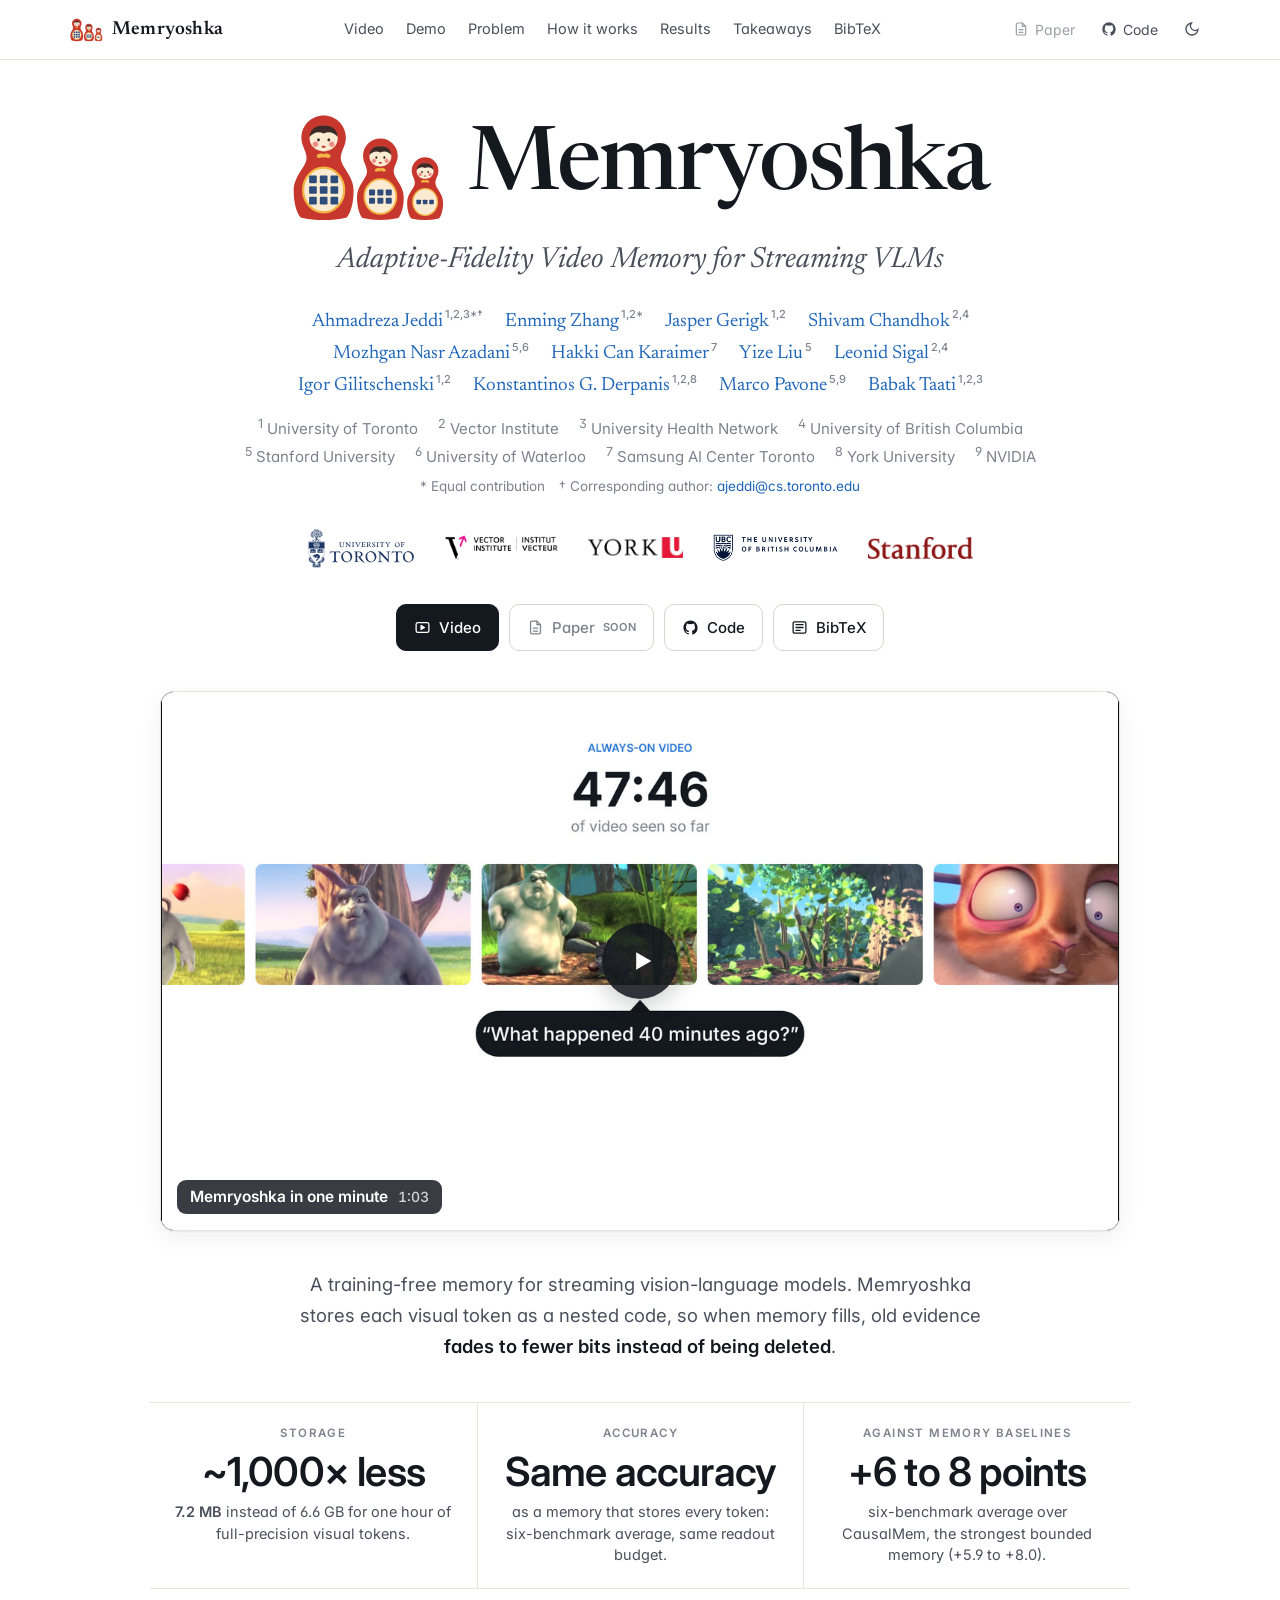
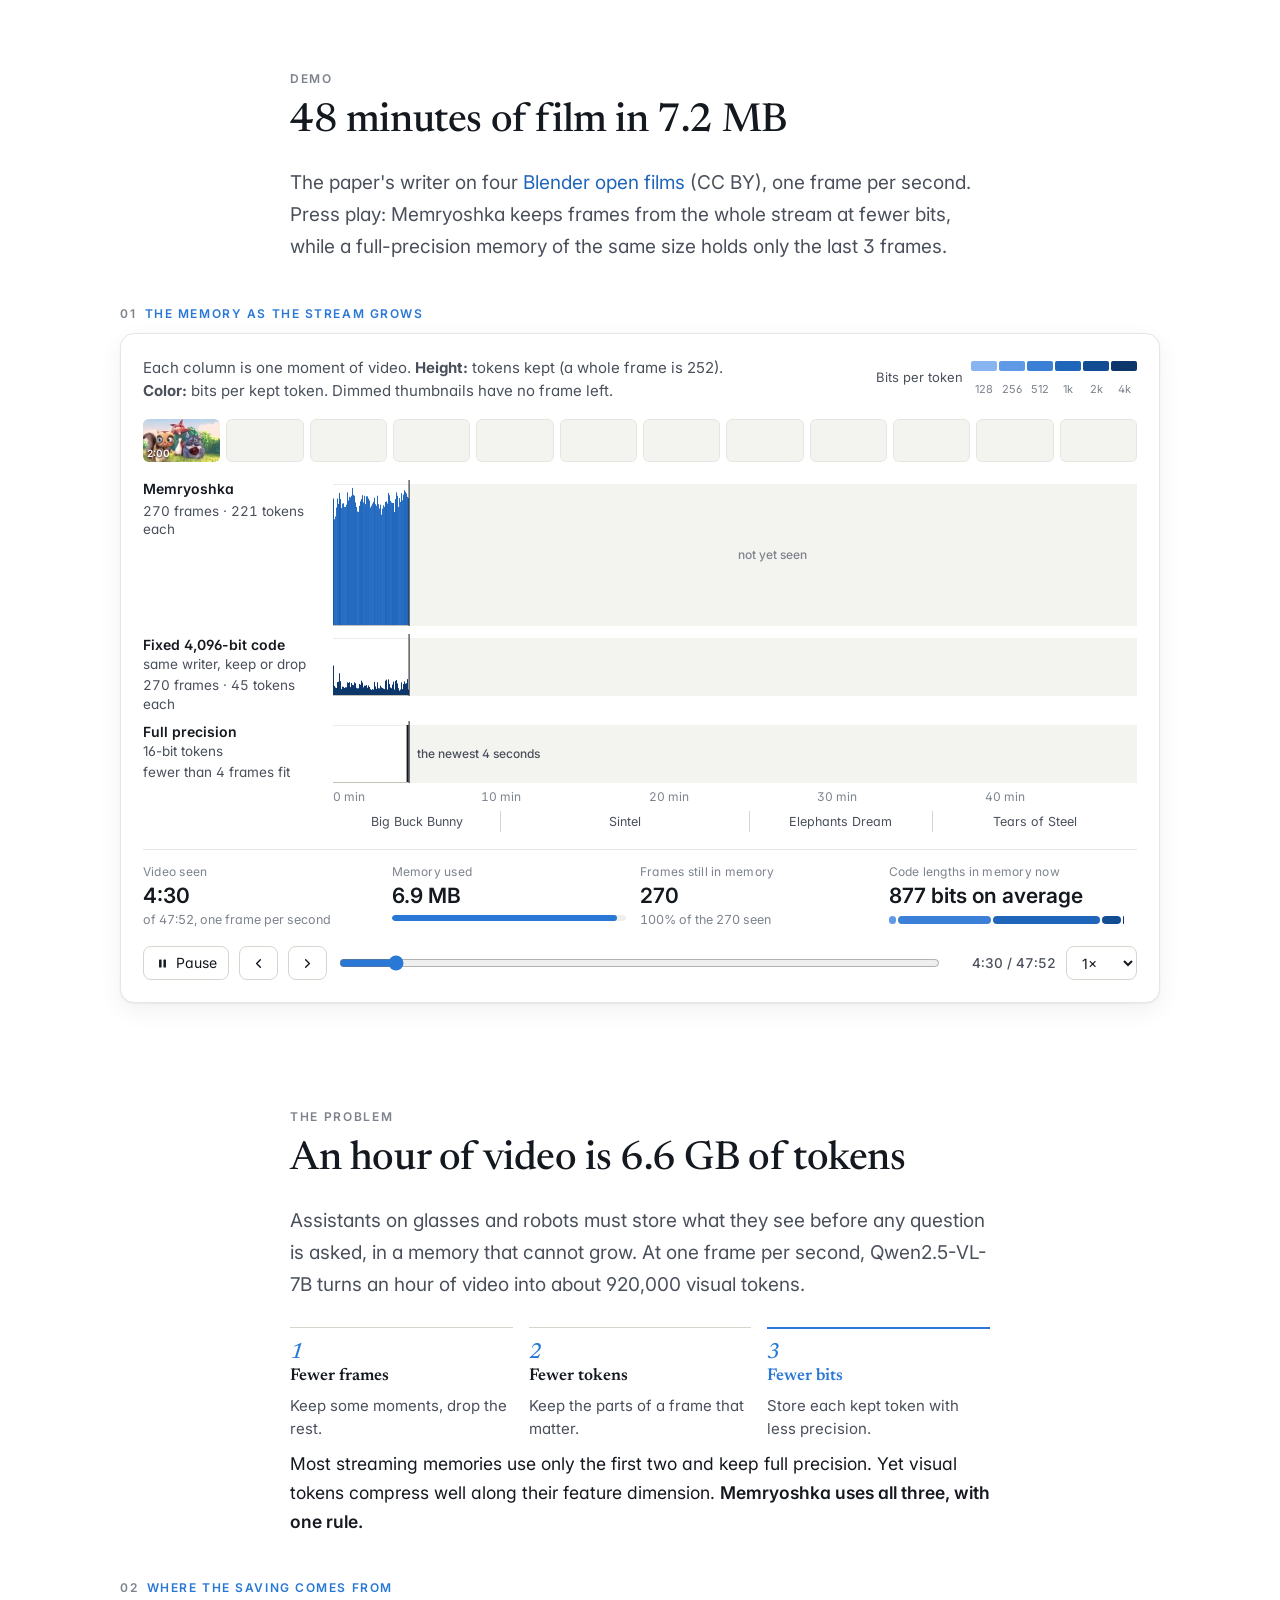
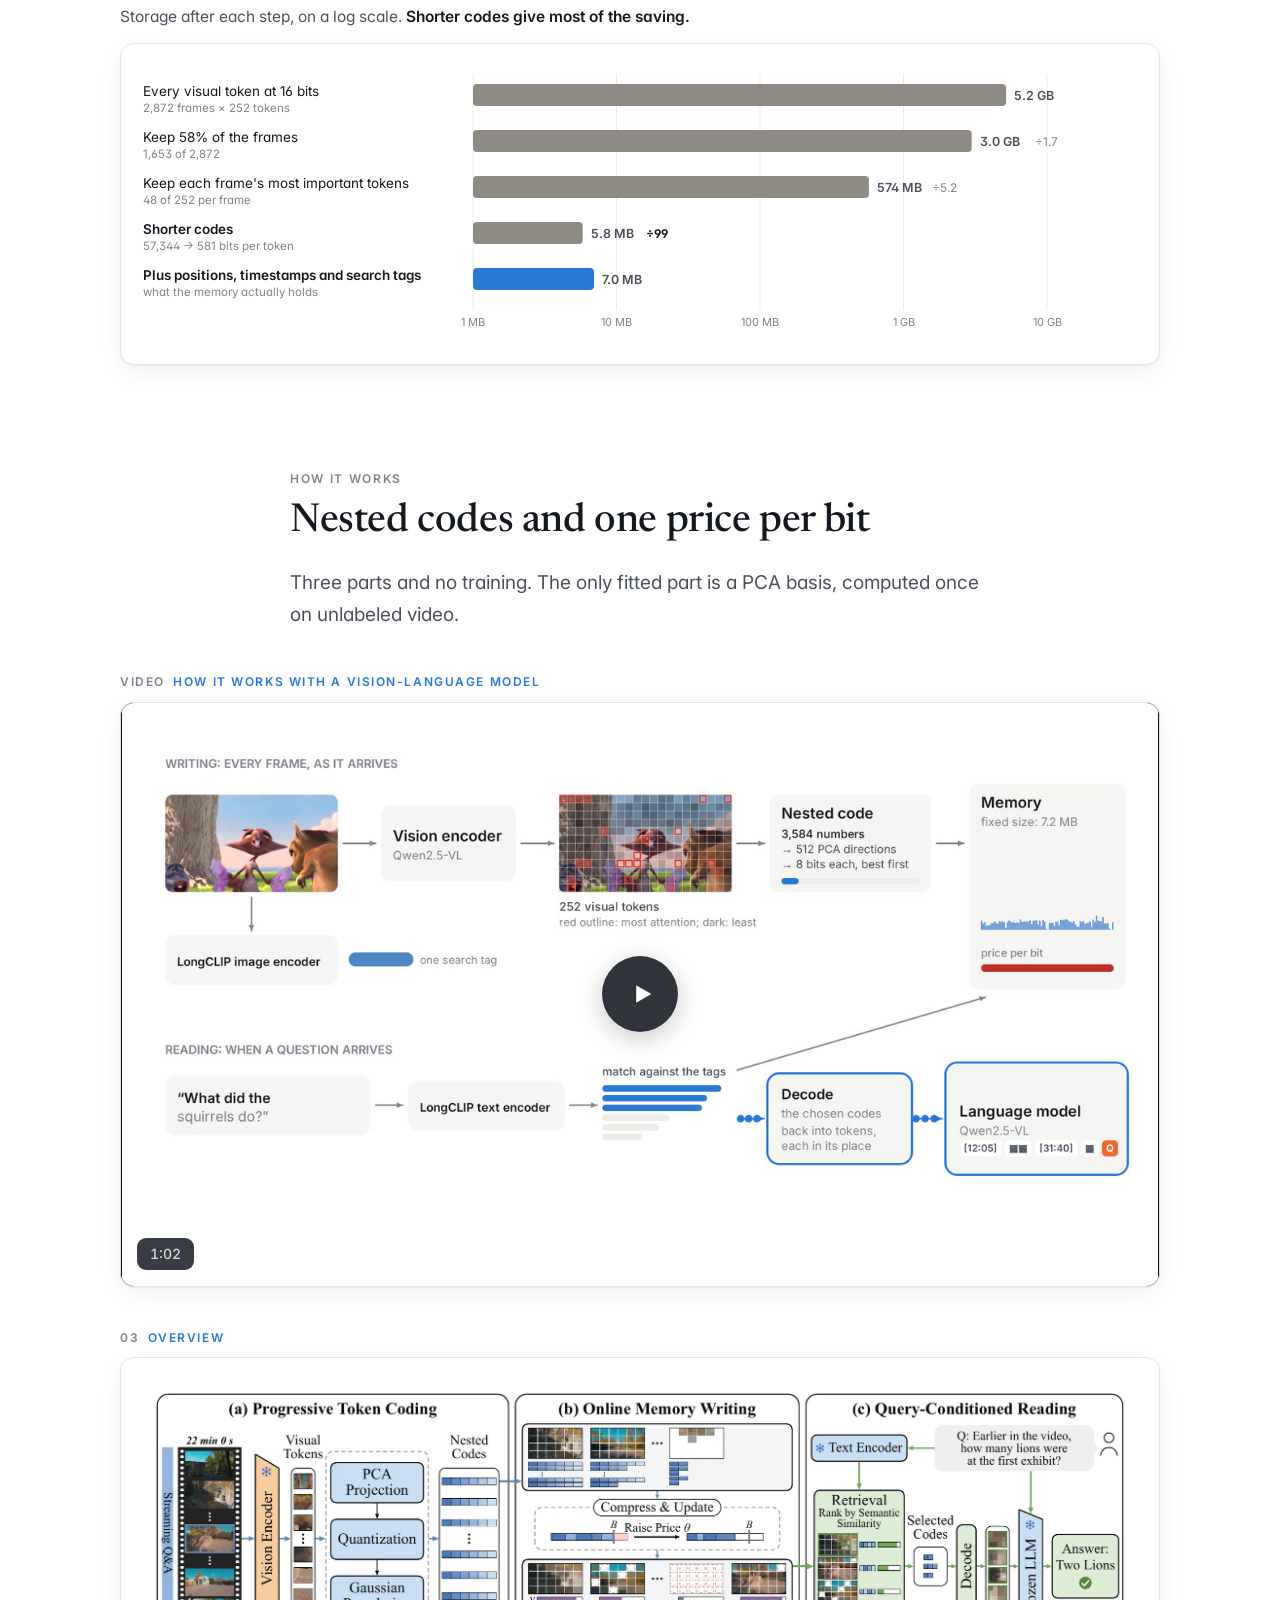
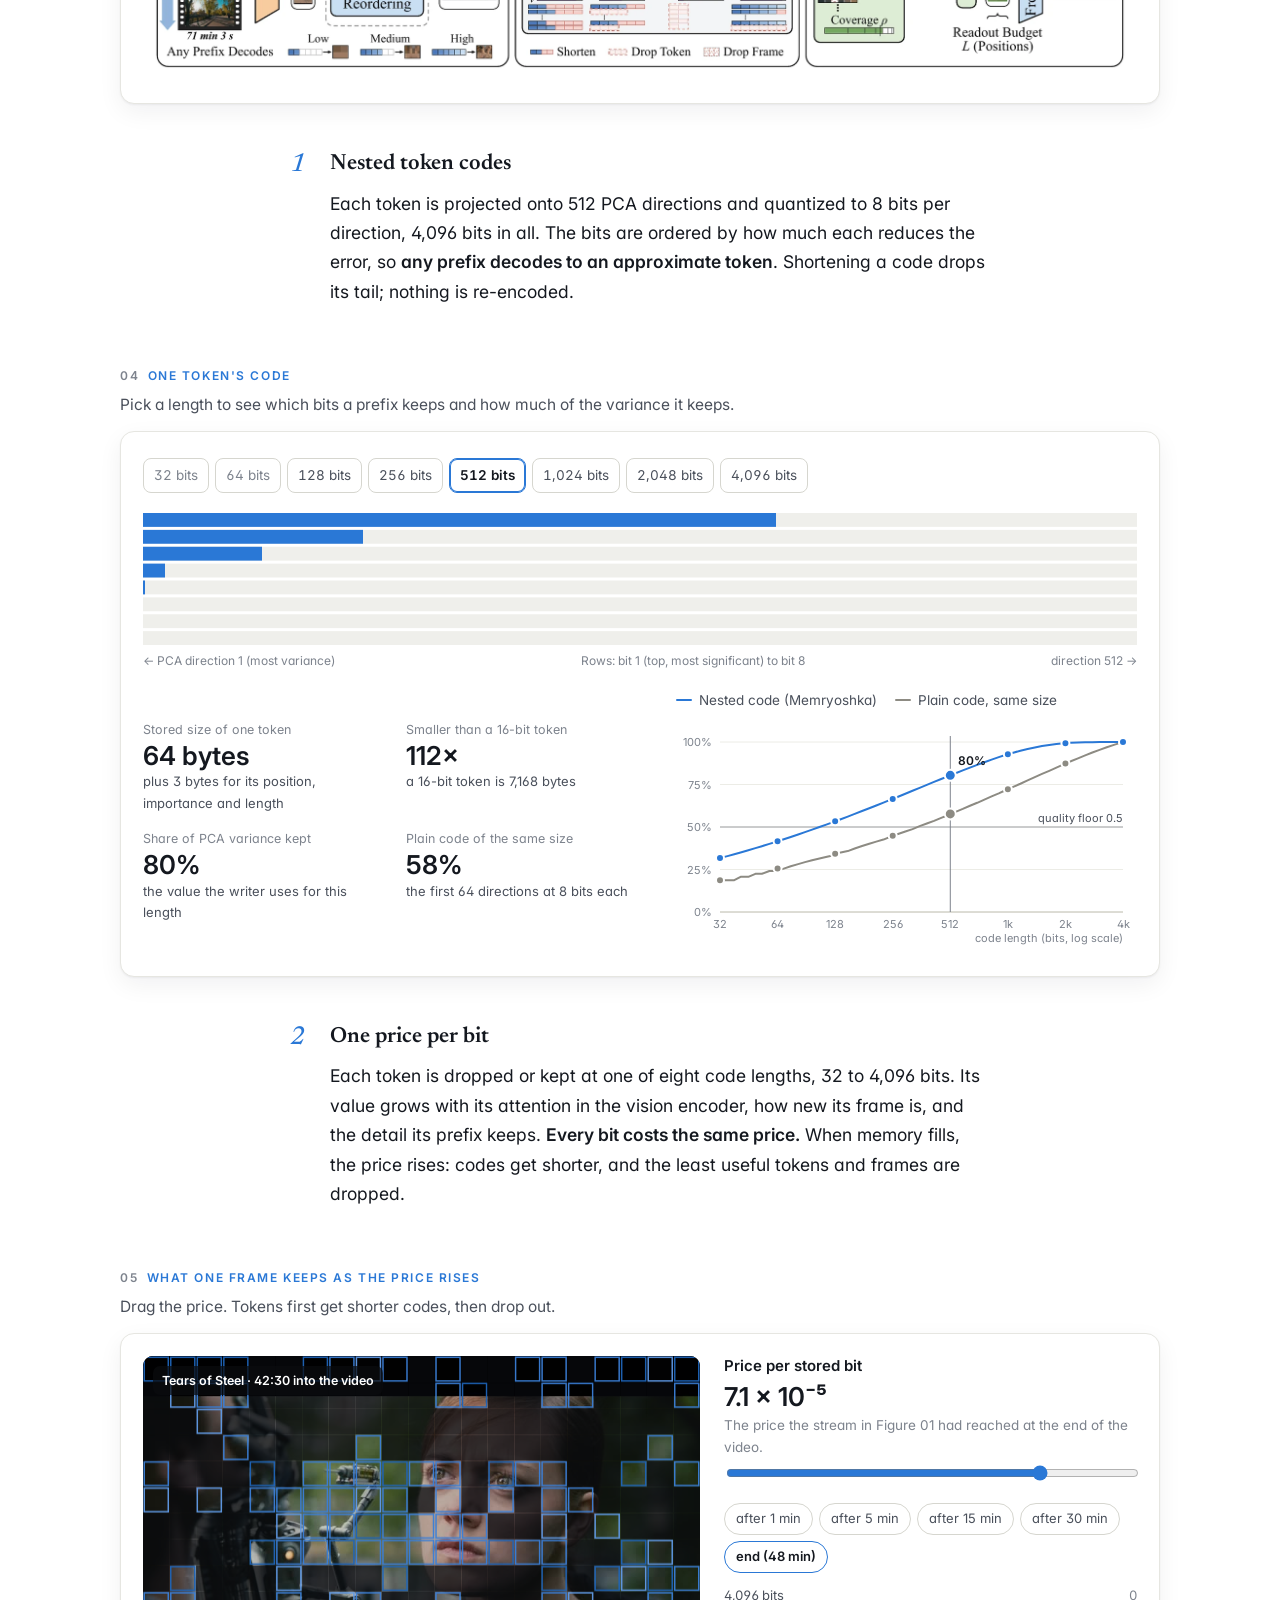
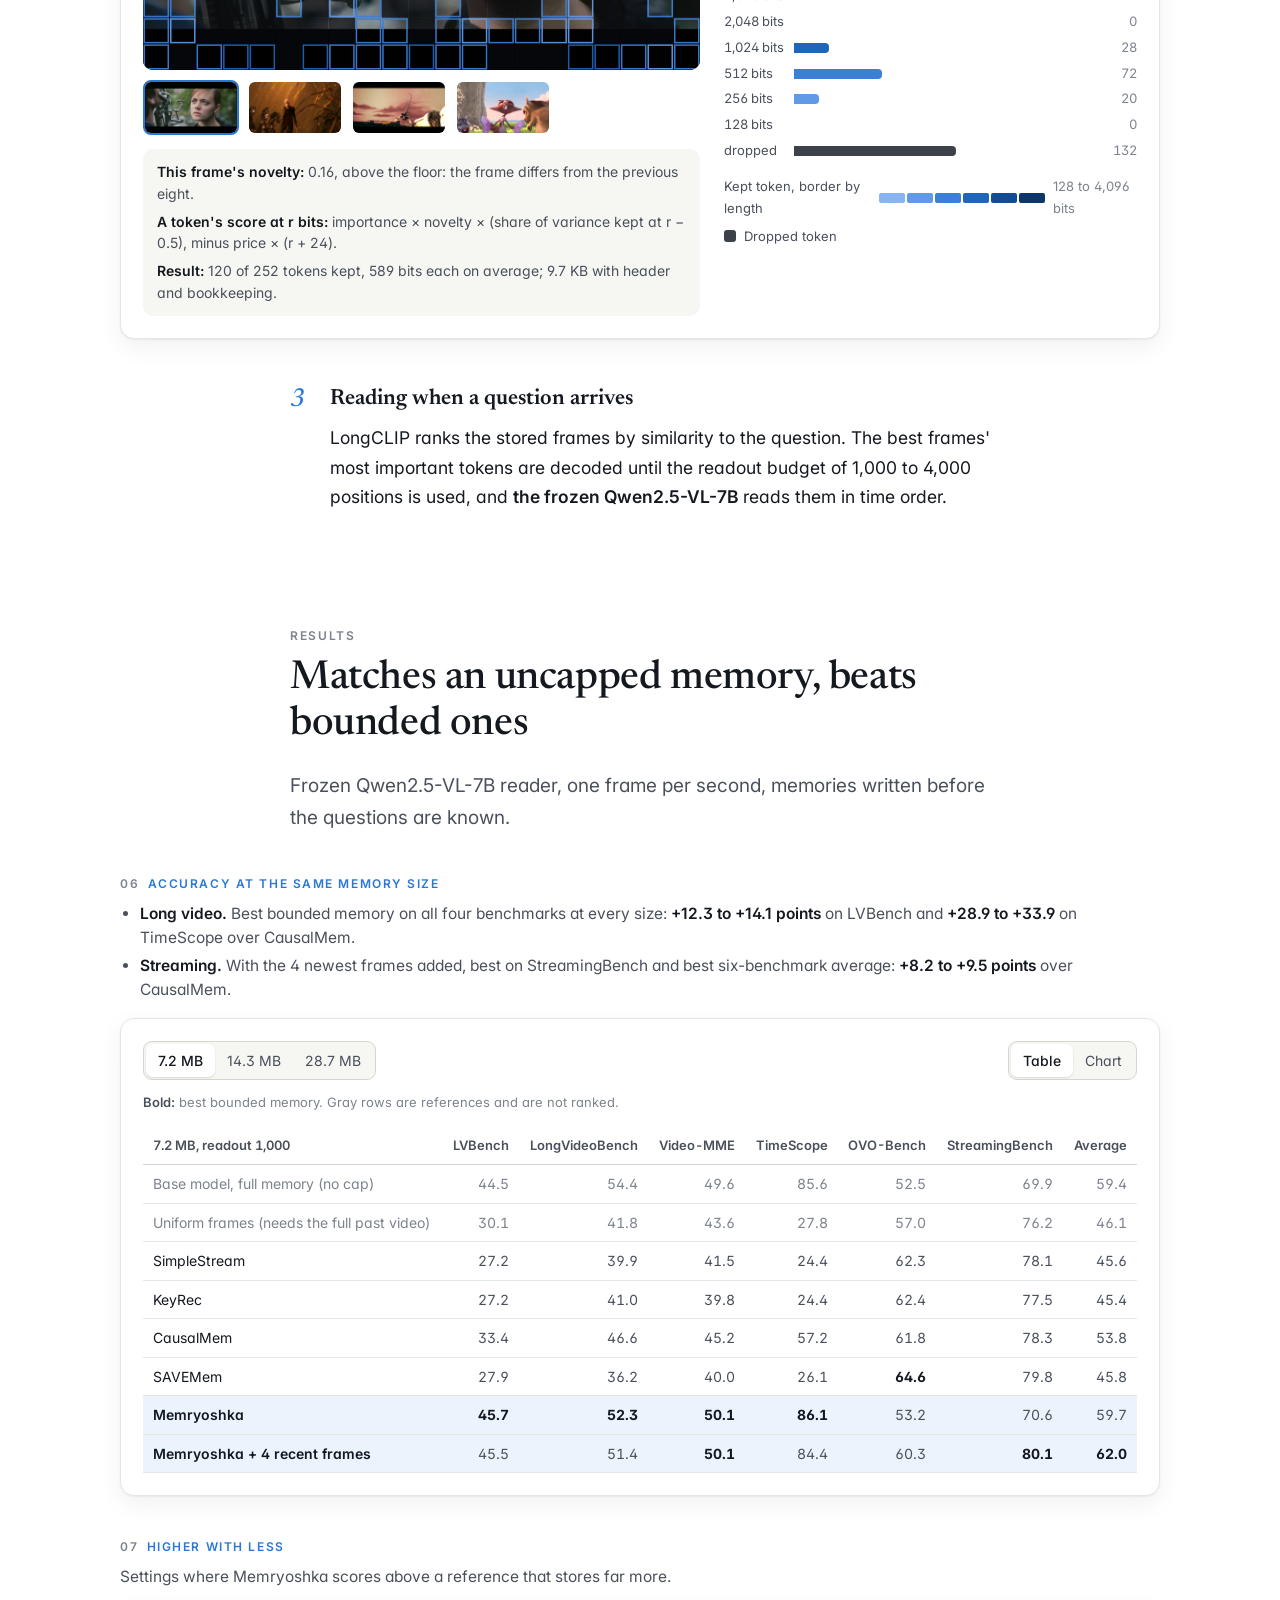
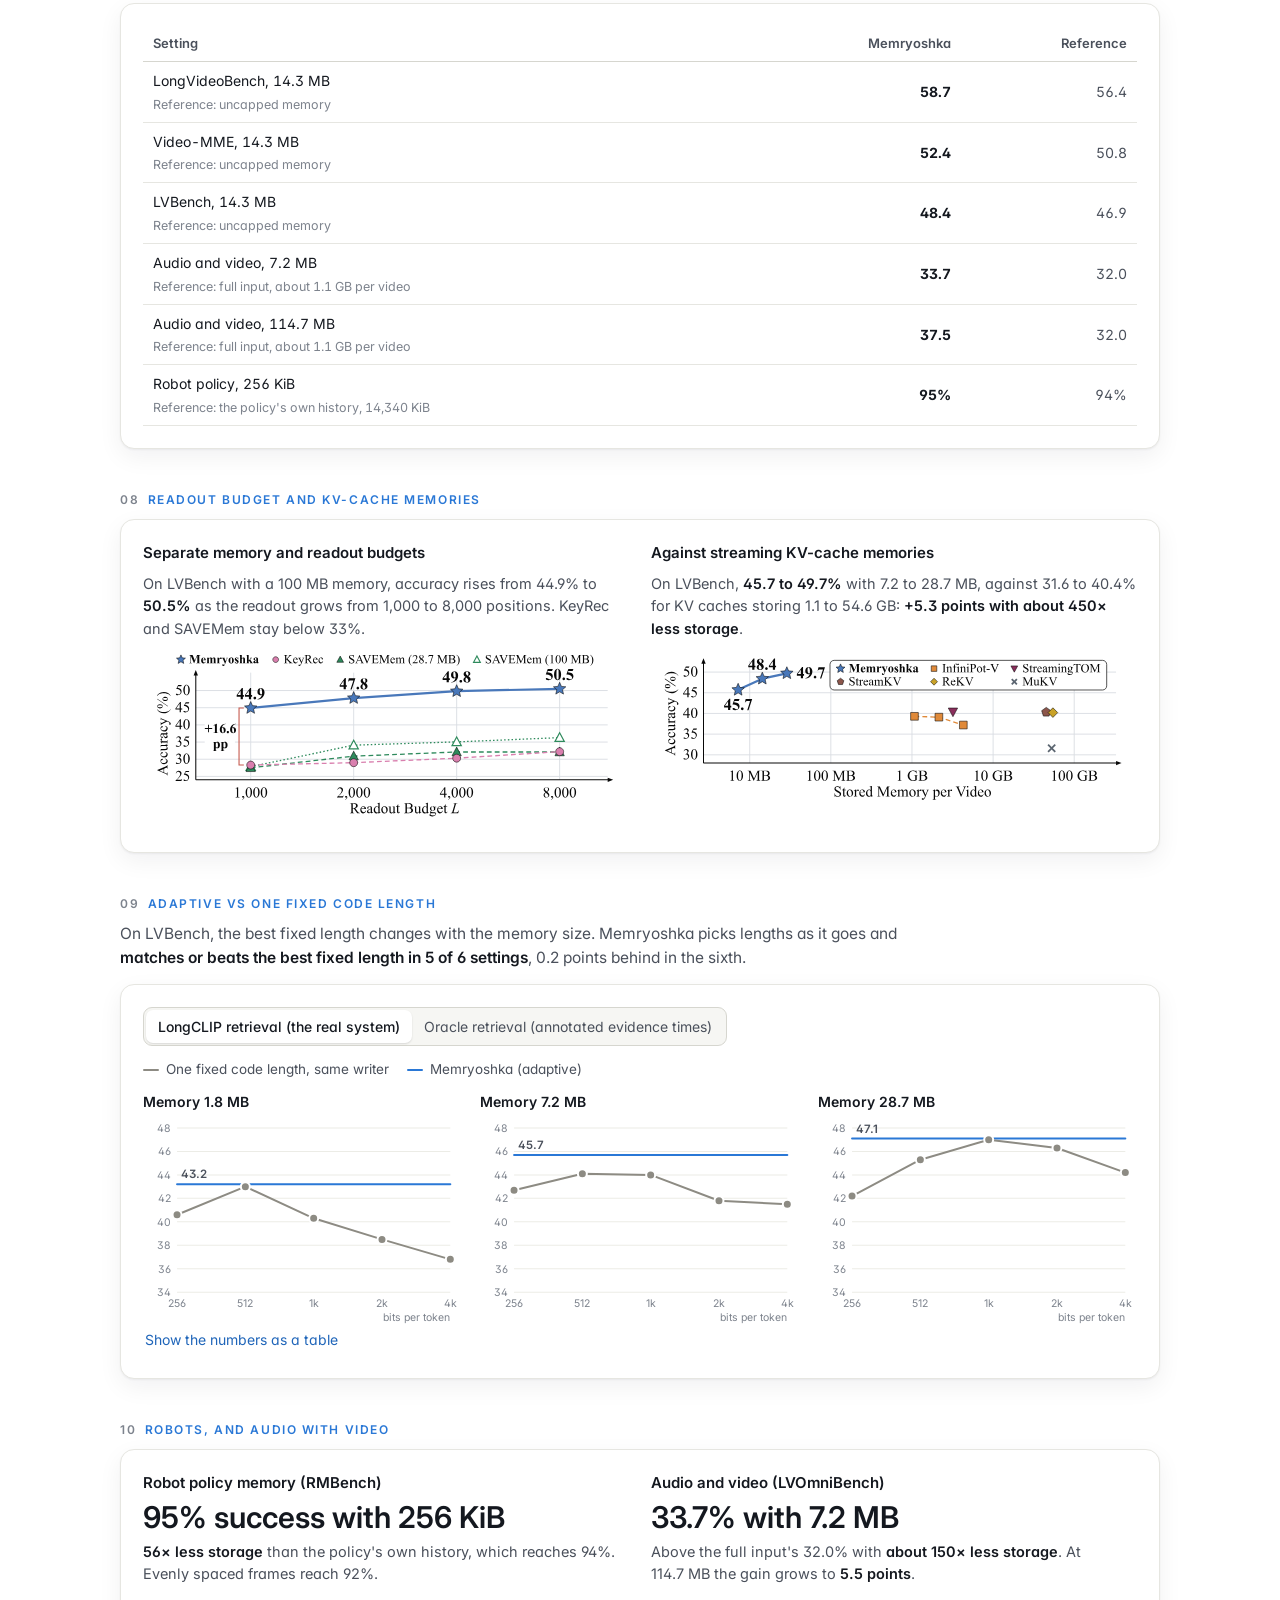
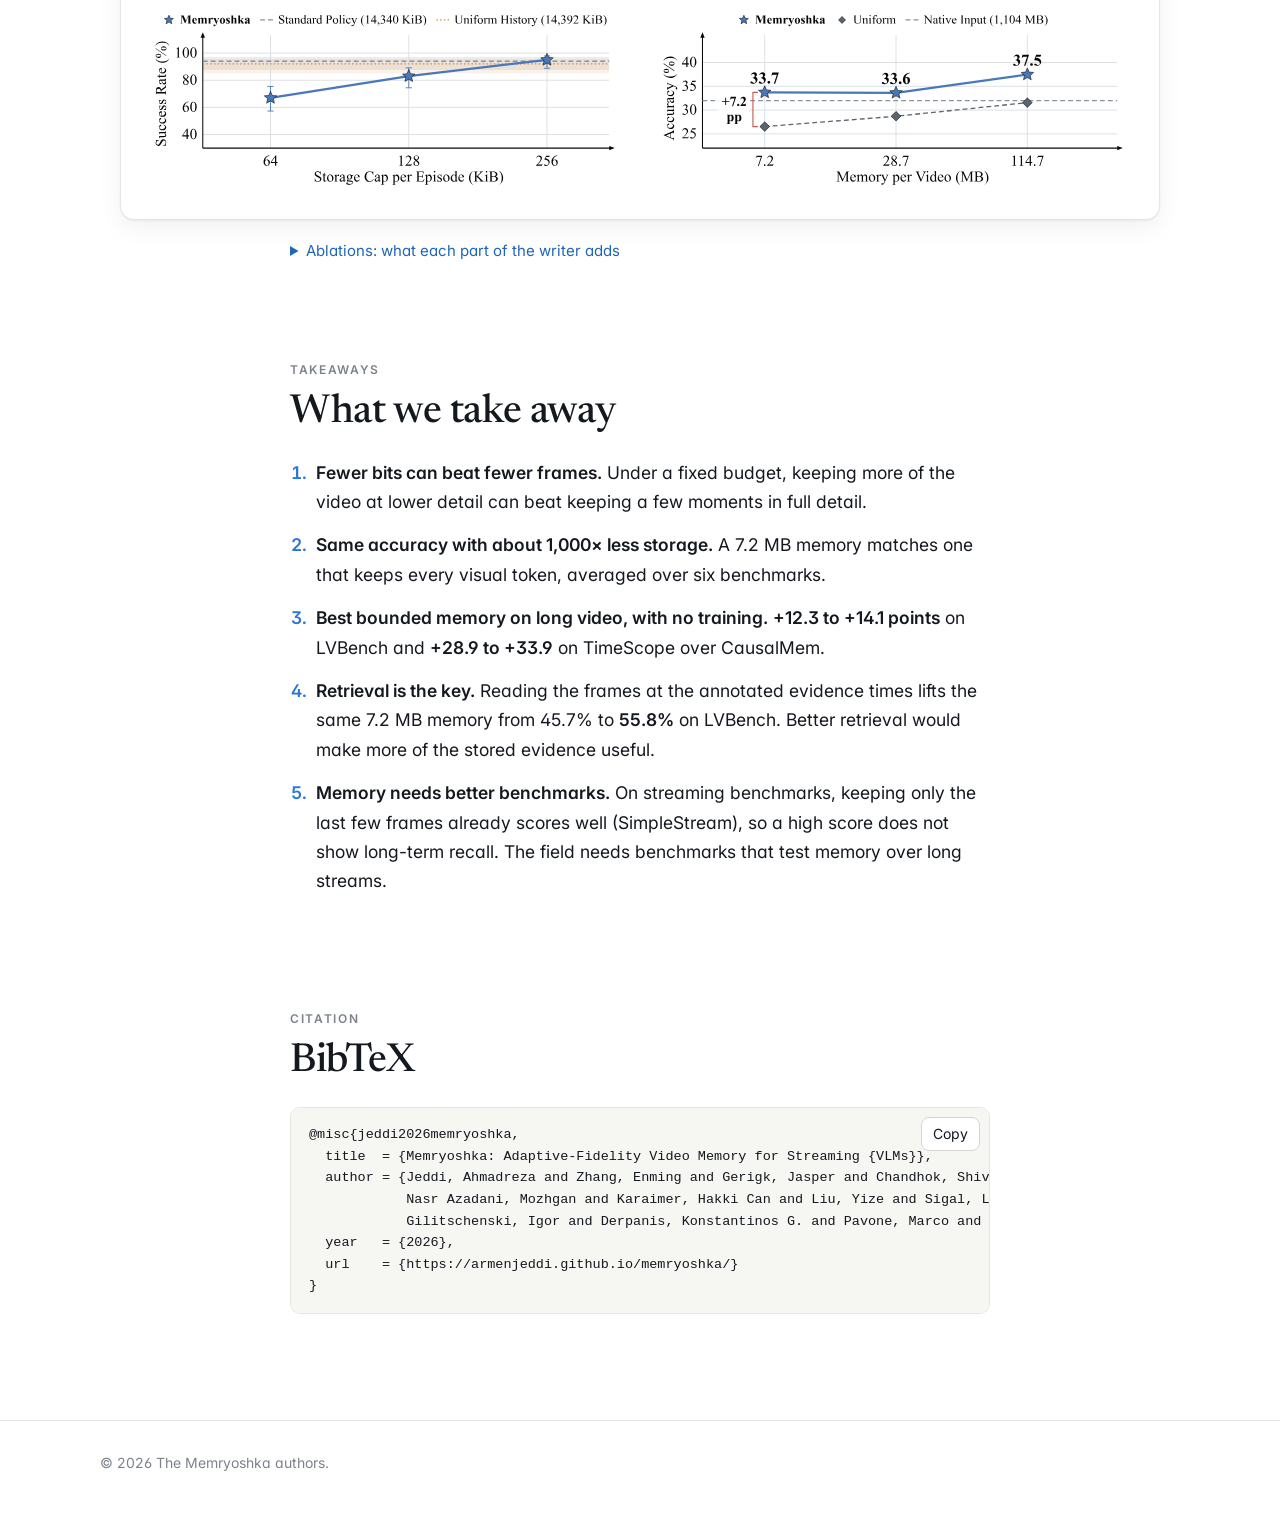
<file: index.html>
<!doctype html>
<html lang="en">
<head>
<meta charset="utf-8">
<meta name="viewport" content="width=device-width, initial-scale=1">
<!-- Google Tag Manager (traffic on this page) -->
<script>(function(w,d,s,l,i){w[l]=w[l]||[];w[l].push({'gtm.start':
new Date().getTime(),event:'gtm.js'});var f=d.getElementsByTagName(s)[0],
j=d.createElement(s),dl=l!='dataLayer'?'&l='+l:'';j.async=true;j.src=
'https://www.googletagmanager.com/gtm.js?id='+i+dl;f.parentNode.insertBefore(j,f);
})(window,document,'script','dataLayer','GTM-53S8XPG3');</script>
<!-- End Google Tag Manager -->
<title>Memryoshka</title>
<meta name="description" content="Memryoshka is a training-free memory for streaming vision-language models. It stores each visual token as a nested code that can be shortened later, so a fixed 7.2 MB memory holds evidence from across a long video stream.">
<meta property="og:type" content="website">
<meta property="og:title" content="Memryoshka: Adaptive-Fidelity Video Memory for Streaming VLMs">
<meta property="og:description" content="A training-free streaming video memory that can shorten stored token codes instead of deleting them. 7.2 MB for the whole stream.">
<meta property="og:url" content="https://armenjeddi.github.io/memryoshka/">
<meta property="og:image" content="https://armenjeddi.github.io/memryoshka/assets/img/og.png">
<meta property="og:image:width" content="1200">
<meta property="og:image:height" content="630">
<meta name="twitter:card" content="summary_large_image">
<meta name="twitter:image" content="https://armenjeddi.github.io/memryoshka/assets/img/og.png">
<link rel="canonical" href="https://armenjeddi.github.io/memryoshka/">
<meta name="theme-color" content="#ffffff" media="(prefers-color-scheme: light)">
<meta name="theme-color" content="#111418" media="(prefers-color-scheme: dark)">
<link rel="icon" href="assets/img/logo.svg" type="image/svg+xml">
<link rel="preconnect" href="https://fonts.googleapis.com">
<link rel="preconnect" href="https://fonts.gstatic.com" crossorigin>
<link rel="stylesheet" href="https://fonts.googleapis.com/css2?family=Inter:wght@400;500;600;700&family=Newsreader:ital,opsz,wght@0,6..72,400;0,6..72,500;0,6..72,600;1,6..72,400;1,6..72,500&display=swap">
<link rel="stylesheet" href="assets/css/style.css">
</head>
<body>
<!-- Google Tag Manager (noscript) -->
<noscript><iframe src="https://www.googletagmanager.com/ns.html?id=GTM-53S8XPG3" height="0" width="0" style="display:none;visibility:hidden" title="Google Tag Manager"></iframe></noscript>
<!-- End Google Tag Manager (noscript) -->

<a class="skip" href="#main">Skip to content</a>

<header class="nav">
  <div class="nav-inner">
    <a class="wordmark" href="#top"><img src="assets/img/logo.svg" alt="" width="33" height="24">Memryoshka</a>
    <nav class="nav-links" id="nav-links" aria-label="Sections">
      <a href="#video">Video</a>
      <a href="#demo">Demo</a>
      <a href="#problem">Problem</a>
      <a href="#method">How it works</a>
      <a href="#results">Results</a>
      <a href="#takeaways">Takeaways</a>
      <a href="#citation">BibTeX</a>
    </nav>
    <div class="nav-actions" id="nav-actions">
      <button class="icon-btn" id="theme-btn" type="button" aria-label="Switch between light and dark theme">
        <svg width="16" height="16" viewBox="0 0 24 24" fill="none" stroke="currentColor" stroke-width="2" stroke-linecap="round" aria-hidden="true"><path d="M21 12.8A9 9 0 1 1 11.2 3a7 7 0 0 0 9.8 9.8z"/></svg>
      </button>
    </div>
  </div>
  <div class="progress" id="progress"></div>
</header>

<!-- side navigation on wide screens, built from the data-toc attributes below -->
<nav class="toc" id="toc" aria-label="On this page"></nav>

<main id="main">

<!-- ============================== HERO ============================== -->
<section class="hero" id="top">
  <div class="hero-brand">
    <img src="assets/img/logo.svg" alt="Three nesting dolls, each holding fewer blocks than the last" width="154" height="112">
    <h1>Memryoshka</h1>
  </div>
  <p class="subtitle" id="subtitle">Adaptive-Fidelity Video Memory for Streaming VLMs</p>
  <div class="authors" id="authors"></div>
  <div class="affils" id="affils"></div>
  <div class="author-note" id="author-note"></div>
  <div class="logos" id="logos"></div>
  <div class="buttons" id="buttons"></div>
  <div id="draft-note"></div>
</section>

<!-- ============================== VIDEO: INTRO ============================== -->
<figure class="fig video-intro" id="video" data-toc="Video">
  <div class="video-card" data-label="Memryoshka in one minute" data-duration="1:03">
    <video controls playsinline preload="metadata" poster="assets/img/poster_intro.jpg" width="1920" height="1080" aria-label="Memryoshka in one minute, a narrated video with captions">
      <source src="video/memryoshka_intro.mp4" type="video/mp4">
      <a href="video/memryoshka_intro.mp4">Download the video (MP4, 7.5 MB)</a>
    </video>
  </div>
</figure>

<!-- ============================== SUMMARY ============================== -->
<section class="summary">
  <p class="lede">A training-free memory for streaming vision-language models. Memryoshka stores each visual token as a nested code, so when memory fills, old evidence <strong>fades to fewer bits instead of being deleted</strong>.</p>
  <div class="stats">
    <div class="stat">
      <div class="label">Storage</div>
      <div class="value">~1,000&times; less</div>
      <p class="desc"><strong>7.2&nbsp;MB</strong> instead of 6.6&nbsp;GB for one hour of full-precision visual tokens.</p>
    </div>
    <div class="stat">
      <div class="label">Accuracy</div>
      <div class="value">Same accuracy</div>
      <p class="desc">as a memory that stores every token: six-benchmark average, same readout budget.</p>
    </div>
    <div class="stat">
      <div class="label">Against memory baselines</div>
      <div class="value">+6 to 8 points</div>
      <p class="desc">six-benchmark average over CausalMem, the strongest bounded memory (+5.9 to +8.0).</p>
    </div>
  </div>
</section>

<!-- ============================== DEMO ============================== -->
<section class="section" id="demo" data-toc="Demo">
  <div class="prose">
    <div class="kicker">Demo</div>
    <h2>48 minutes of film in 7.2&nbsp;MB</h2>
    <p class="lead">The paper's writer on four <a href="https://studio.blender.org/films/">Blender open films</a> (CC BY), one frame per second. Press play: Memryoshka keeps frames from the whole stream at fewer bits, while a full-precision memory of the same size holds only the last 3 frames.</p>
  </div>

  <figure class="fig wide" id="fig-stream">
    <div class="fig-head">
      <div class="fig-label"><span class="n">01</span> The memory as the stream grows</div>
      
    </div>
    <div class="card">
      <div class="stream-top">
        <p class="stream-intro">Each column is one moment of video. <b>Height:</b> tokens kept (a whole frame is 252). <b>Color:</b> bits per kept token. Dimmed thumbnails have no frame left.</p>
        <div class="ramp-legend" aria-label="Color scale: bits per kept token">
          <span>Bits per token</span>
          <span>
            <span class="cells" id="ramp-cells"></span><br>
            <span class="ticks"><span>128</span><span>256</span><span>512</span><span>1k</span><span>2k</span><span>4k</span></span>
          </span>
        </div>
      </div>
      <div class="strip" id="strip" aria-hidden="true"></div>
      <div class="lanes">
        <div class="lane-label"><b>Memryoshka</b><span class="stat-line" id="lane-ours-stat"></span></div>
        <div class="lane main" id="lane-ours"><canvas role="img" aria-label="Tokens kept per second of video, colored by bits per token, for Memryoshka"></canvas></div>
        <div class="lane-label"><b>Fixed 4,096-bit code</b>same writer, keep or drop<span class="stat-line" id="lane-fixed-stat"></span></div>
        <div class="lane small" id="lane-fixed"><canvas role="img" aria-label="Tokens kept per second of video with a fixed 4,096-bit code"></canvas></div>
        <div class="lane-label"><b>Full precision</b>16-bit tokens<span class="stat-line" id="lane-full-stat"></span></div>
        <div class="lane small" id="lane-full"><canvas role="img" aria-label="Frames that fit in 7.2 MB at full precision"></canvas></div>
        <div class="axis-row" id="axis-row"></div>
      </div>
      <div class="stream-stats">
        <div><div class="k">Video seen</div><div class="v num" id="st-seen">0:00</div><div class="s" id="st-seen-s">of 47:52</div></div>
        <div><div class="k">Memory used</div><div class="v num" id="st-mem">0 MB</div><div class="meter"><i id="st-mem-bar"></i></div></div>
        <div><div class="k">Frames still in memory</div><div class="v num" id="st-frames">0</div><div class="s" id="st-frames-s"></div></div>
        <div><div class="k">Code lengths in memory now</div><div class="v num" id="st-bits">-</div><div class="segbar" id="st-segbar"></div></div>
      </div>
      <div class="stream-foot">
        <div class="controls" style="flex:1">
          <button class="ctl-btn" id="s-play" type="button" aria-label="Play"></button>
          <button class="ctl-btn" id="s-prev" type="button" aria-label="Back 30 seconds of video"><svg viewBox="0 0 24 24" fill="none" stroke="currentColor" stroke-width="2.2" stroke-linecap="round" stroke-linejoin="round" aria-hidden="true"><path d="M15 6l-6 6 6 6"/></svg></button>
          <button class="ctl-btn" id="s-next" type="button" aria-label="Forward 30 seconds of video"><svg viewBox="0 0 24 24" fill="none" stroke="currentColor" stroke-width="2.2" stroke-linecap="round" stroke-linejoin="round" aria-hidden="true"><path d="M9 6l6 6-6 6"/></svg></button>
          <input class="range" id="s-range" type="range" min="0" max="100" value="0" aria-label="Position in the stream">
          <span class="time" id="s-time">0:00 / 47:52</span>
          <select class="ctl-btn" id="s-speed" aria-label="Playback speed"><option value="0.5">0.5&times;</option><option value="1" selected>1&times;</option><option value="2">2&times;</option></select>
        </div>
      </div>
    </div>
  </figure>
</section>

<!-- ============================== PROBLEM ============================== -->
<section class="section" id="problem" data-toc="The problem">
  <div class="prose">
    <div class="kicker">The problem</div>
    <h2>An hour of video is 6.6&nbsp;GB of tokens</h2>
    <p class="lead">Assistants on glasses and robots must store what they see before any question is asked, in a memory that cannot grow. At one frame per second, Qwen2.5-VL-7B turns an hour of video into about 920,000 visual tokens.</p>
    <div class="cards3">
      <div class="c"><div class="n">1</div><h4>Fewer frames</h4><p>Keep some moments, drop the rest.</p></div>
      <div class="c"><div class="n">2</div><h4>Fewer tokens</h4><p>Keep the parts of a frame that matter.</p></div>
      <div class="c hl"><div class="n">3</div><h4>Fewer bits</h4><p>Store each kept token with less precision.</p></div>
    </div>
    <p>Most streaming memories use only the first two and keep full precision. Yet visual tokens compress well along their feature dimension. <strong>Memryoshka uses all three, with one rule.</strong></p>
  </div>

  <figure class="fig wide" id="fig-savings" data-toc-sub="Where the saving comes from">
    <div class="fig-head"><div class="fig-label"><span class="n">02</span> Where the saving comes from</div></div>
    <p class="fig-lead">Storage after each step, on a log scale. <strong>Shorter codes give most of the saving.</strong></p>
    <div class="card"><div id="savings-chart"></div></div>
  </figure>
</section>

<!-- ============================== METHOD ============================== -->
<section class="section" id="method" data-toc="How it works">
  <div class="prose">
    <div class="kicker">How it works</div>
    <h2>Nested codes and one price per bit</h2>
    <p class="lead">Three parts and no training. The only fitted part is a PCA basis, computed once on unlabeled video.</p>
  </div>

  <figure class="fig wide" id="video-how" data-toc-sub="Video: how it works">
    <div class="fig-head"><div class="fig-label"><span class="n">Video</span> How it works with a vision-language model</div></div>
    <div class="video-card" data-duration="1:02">
      <video controls playsinline preload="none" poster="assets/img/poster_how.jpg" width="1920" height="1080" aria-label="How Memryoshka works with a vision-language model, a narrated video with captions">
        <source src="video/memryoshka_architecture.mp4" type="video/mp4">
        <a href="video/memryoshka_architecture.mp4">Download the video (MP4, 4 MB)</a>
      </video>
    </div>
  </figure>

  <figure class="fig wide" id="fig-overview">
    <div class="fig-head"><div class="fig-label"><span class="n">03</span> Overview</div></div>
    <div class="card"><div class="paper-fig"><img src="assets/img/paper/overview.webp" alt="Overview: (a) visual tokens are encoded once into nested bit streams; (b) an online writer shortens or drops stored codes as a shared price rises; (c) at question time, text-conditioned retrieval picks codes, decodes them and passes them to the frozen reader." width="2000" height="577" loading="lazy"></div></div>
  </figure>

  <div class="prose">
    <div class="step" id="step-codes" data-toc-sub="1. Nested codes"><div class="no">1</div><div>
      <h3>Nested token codes</h3>
      <p>Each token is projected onto 512 PCA directions and quantized to 8 bits per direction, 4,096 bits in all. The bits are ordered by how much each reduces the error, so <strong>any prefix decodes to an approximate token</strong>. Shortening a code drops its tail; nothing is re-encoded.</p>
    </div></div>
  </div>

  <figure class="fig wide" id="fig-code">
    <div class="fig-head"><div class="fig-label"><span class="n">04</span> One token's code</div></div>
    <p class="fig-lead">Pick a length to see which bits a prefix keeps and how much of the variance it keeps.</p>
    <div class="card">
      <div class="code-wrap">
        <div>
          <div class="len-picker" id="len-picker" role="group" aria-label="Code length in bits"></div>
        </div>
        <div class="code-grid" id="code-grid">
          <canvas role="img" aria-label="The 4,096 bits of a token code; highlighted cells are the bits kept by the chosen prefix"></canvas>
          <div class="code-axes"><span>&larr; PCA direction 1 (most variance)</span><span>Rows: bit 1 (top, most significant) to bit 8</span><span>direction 512 &rarr;</span></div>
        </div>
        <div class="code-row">
          <div class="readout" id="code-readout"></div>
          <div id="er-chart"></div>
        </div>
      </div>
    </div>
  </figure>

  <div class="prose">
    <div class="step" id="step-price" data-toc-sub="2. One price per bit"><div class="no">2</div><div>
      <h3>One price per bit</h3>
      <p>Each token is dropped or kept at one of eight code lengths, 32 to 4,096 bits. Its value grows with its attention in the vision encoder, how new its frame is, and the detail its prefix keeps. <strong>Every bit costs the same price.</strong> When memory fills, the price rises: codes get shorter, and the least useful tokens and frames are dropped.</p>
    </div></div>
  </div>

  <figure class="fig wide" id="fig-price">
    <div class="fig-head"><div class="fig-label"><span class="n">05</span> What one frame keeps as the price rises</div></div>
    <p class="fig-lead">Drag the price. Tokens first get shorter codes, then drop out.</p>
    <div class="card">
      <div class="price-wrap">
        <div>
          <div class="frame-view" id="frame-view">
            <img id="frame-img" alt="">
            <canvas id="frame-canvas" aria-hidden="true"></canvas>
            <div class="badge" id="frame-badge"></div>
            <div class="gone-msg" id="frame-gone"></div>
          </div>
          <div class="frame-tabs" id="frame-tabs" role="group" aria-label="Choose a frame"></div>
          <div class="rule-box" id="price-rule"></div>
        </div>
        <div class="price-side">
          <h4>Price per stored bit</h4>
          <div class="big num" id="price-val">0</div>
          <div class="muted" id="price-note" style="font-size:13.5px"></div>
          <input class="range" id="price-range" type="range" min="0" max="1000" value="0" aria-label="Price per stored bit" style="width:100%">
          <div class="marks" id="price-marks" role="group" aria-label="Prices the stream reached"></div>
          <div class="mini-hist" id="price-hist"></div>
          <div class="ramp-legend" style="margin-top:14px;display:flex;flex-direction:column;align-items:flex-start;gap:6px">
            <span style="display:inline-flex;gap:8px;align-items:center">Kept token, border by length <span class="cells" id="ramp-cells-2"></span> <span class="muted">128 to 4,096 bits</span></span>
            <span style="display:inline-flex;gap:8px;align-items:center"><span class="sw" style="background:var(--dropped-key)"></span>Dropped token</span>
          </div>
        </div>
      </div>
    </div>
  </figure>

  <div class="prose">
    <div class="step" id="step-read" data-toc-sub="3. Reading"><div class="no">3</div><div>
      <h3>Reading when a question arrives</h3>
      <p>LongCLIP ranks the stored frames by similarity to the question. The best frames' most important tokens are decoded until the readout budget of 1,000 to 4,000 positions is used, and <strong>the frozen Qwen2.5-VL-7B</strong> reads them in time order.</p>
    </div></div>
  </div>
</section>

<!-- ============================== RESULTS ============================== -->
<section class="section" id="results" data-toc="Results">
  <div class="prose">
    <div class="kicker">Results</div>
    <h2>Matches an uncapped memory, beats bounded ones</h2>
    <p class="lead">Frozen Qwen2.5-VL-7B reader, one frame per second, memories written before the questions are known.</p>
  </div>

  <figure class="fig wide" id="fig-main" data-toc-sub="Accuracy">
    <div class="fig-head"><div class="fig-label"><span class="n">06</span> Accuracy at the same memory size</div></div>
    <ul class="findings">
      <li><b>Long video.</b> Best bounded memory on all four benchmarks at every size: <strong>+12.3 to +14.1 points</strong> on LVBench and <strong>+28.9 to +33.9</strong> on TimeScope over CausalMem.</li>
      <li><b>Streaming.</b> With the 4 newest frames added, best on StreamingBench and best six-benchmark average: <strong>+8.2 to +9.5 points</strong> over CausalMem.</li>
    </ul>
    <div class="card">
      <div class="chart-head">
        <div class="seg" id="budget-seg" role="group" aria-label="Memory budget"></div>
        <div class="seg" id="view-seg" role="group" aria-label="Show as"></div>
      </div>
      <div id="main-table-view">
        <p class="table-note"><b>Bold:</b> best bounded memory. Gray rows are references and are not ranked.</p>
        <div class="table-wrap" id="main-table"></div>
      </div>
      <div id="main-chart-view" hidden>
        <div class="legend" id="main-legend"></div>
        <div id="main-chart"></div>
      </div>
    </div>
  </figure>

  <figure class="fig wide" id="fig-higher" data-toc-sub="Higher with less">
    <div class="fig-head"><div class="fig-label"><span class="n">07</span> Higher with less</div></div>
    <p class="fig-lead">Settings where Memryoshka scores above a reference that stores far more.</p>
    <div class="card"><div class="table-wrap flush" id="higher-table"></div></div>
  </figure>

  <figure class="fig wide" id="fig-kv" data-toc-sub="Readout and KV caches">
    <div class="fig-head"><div class="fig-label"><span class="n">08</span> Readout budget and KV-cache memories</div></div>
    <div class="card two-up">
      <div>
        <h4>Separate memory and readout budgets</h4>
        <p class="panel-lead">On LVBench with a 100&nbsp;MB memory, accuracy rises from 44.9% to <strong>50.5%</strong> as the readout grows from 1,000 to 8,000 positions. KeyRec and SAVEMem stay below 33%.</p>
        <div class="paper-fig"><img src="assets/img/paper/readout_budget.svg" alt="Accuracy against readout budget for Memryoshka, KeyRec and SAVEMem." loading="lazy"></div>
      </div>
      <div>
        <h4>Against streaming KV-cache memories</h4>
        <p class="panel-lead">On LVBench, <strong>45.7 to 49.7%</strong> with 7.2 to 28.7&nbsp;MB, against 31.6 to 40.4% for KV caches storing 1.1 to 54.6&nbsp;GB: <strong>+5.3 points with about 450&times; less storage</strong>.</p>
        <div class="paper-fig"><img src="assets/img/paper/kv_cache.svg" alt="Accuracy against stored memory per video for Memryoshka and five KV-cache methods, on a log scale." loading="lazy"></div>
      </div>
    </div>
  </figure>

  <figure class="fig wide" id="fig-tradeoff" data-toc-sub="Adaptive vs fixed length">
    <div class="fig-head"><div class="fig-label"><span class="n">09</span> Adaptive vs one fixed code length</div></div>
    <p class="fig-lead">On LVBench, the best fixed length changes with the memory size. Memryoshka picks lengths as it goes and <strong>matches or beats the best fixed length in 5 of 6 settings</strong>, 0.2 points behind in the sixth.</p>
    <div class="card">
      <div class="chart-head">
        <div class="seg" id="ret-seg" role="group" aria-label="Retrieval"></div>
        <div class="legend" id="trade-legend"></div>
      </div>
      <div class="smalls" id="trade-chart"></div>
      <button class="toggle-link" id="trade-table-btn" type="button" aria-expanded="false">Show the numbers as a table</button>
      <div class="table-wrap" id="trade-table" hidden></div>
    </div>
  </figure>

  <figure class="fig wide" id="fig-beyond" data-toc-sub="Robots and audio">
    <div class="fig-head"><div class="fig-label"><span class="n">10</span> Robots, and audio with video</div></div>
    <div class="card two-up beyond-cards">
      <div>
        <h4>Robot policy memory (RMBench)</h4>
        <div class="big">95% success with 256&nbsp;KiB</div>
        <p class="vs"><strong>56&times; less storage</strong> than the policy's own history, which reaches 94%. Evenly spaced frames reach 92%.</p>
        <div class="paper-fig"><img src="assets/img/paper/robot.svg" alt="Robot success rate against storage cap per episode." loading="lazy"></div>
      </div>
      <div>
        <h4>Audio and video (LVOmniBench)</h4>
        <div class="big">33.7% with 7.2&nbsp;MB</div>
        <p class="vs">Above the full input's 32.0% with <strong>about 150&times; less storage</strong>. At 114.7&nbsp;MB the gain grows to <strong>5.5 points</strong>.</p>
        <div class="paper-fig"><img src="assets/img/paper/audio.svg" alt="Audio-visual accuracy against memory per video." loading="lazy"></div>
      </div>
    </div>
  </figure>

  <div class="prose">
    <details class="more" id="ablations" data-toc-sub="Ablations">
      <summary>Ablations: what each part of the writer adds</summary>
      <p class="table-note">Accuracy (%) with a readout of 1,000 positions. <b>Bold:</b> best in each column.</p>
      <div class="table-wrap" id="abl-table"></div>
    </details>
  </div>
</section>

<!-- ============================== TAKEAWAYS ============================== -->
<section class="section" id="takeaways" data-toc="Takeaways">
  <div class="prose">
    <div class="kicker">Takeaways</div>
    <h2>What we take away</h2>
    <ol class="takeaways">
      <li><b>Fewer bits can beat fewer frames.</b> Under a fixed budget, keeping more of the video at lower detail can beat keeping a few moments in full detail.</li>
      <li><b>Same accuracy with about 1,000&times; less storage.</b> A 7.2&nbsp;MB memory matches one that keeps every visual token, averaged over six benchmarks.</li>
      <li><b>Best bounded memory on long video, with no training.</b> <strong>+12.3 to +14.1 points</strong> on LVBench and <strong>+28.9 to +33.9</strong> on TimeScope over CausalMem.</li>
      <li><b>Retrieval is the key.</b> Reading the frames at the annotated evidence times lifts the same 7.2&nbsp;MB memory from 45.7% to <strong>55.8%</strong> on LVBench. Better retrieval would make more of the stored evidence useful.</li>
      <li><b>Memory needs better benchmarks.</b> On streaming benchmarks, keeping only the last few frames already scores well (SimpleStream), so a high score does not show long-term recall. The field needs benchmarks that test memory over long streams.</li>
    </ol>
  </div>
</section>

<!-- ============================== CITATION ============================== -->
<section class="section" id="citation" data-toc="BibTeX">
  <div class="prose">
    <div class="kicker">Citation</div>
    <h2>BibTeX</h2>
    <div class="bib-wrap">
      <pre class="bib" id="bibtex"></pre>
      <button class="ctl-btn copy" id="copy-bib" type="button">Copy</button>
    </div>
  </div>
</section>

</main>

<footer>
  <div class="inner">
    <span>&copy; 2026 The Memryoshka authors.</span>
  </div>
</footer>

<div class="tip" id="tip" role="tooltip"></div>

<script src="site.config.js" defer></script>
<script src="assets/data/results.js" defer></script>
<script src="assets/data/code.js" defer></script>
<script src="assets/data/frames.js" defer></script>
<script src="assets/data/stream.js" defer></script>
<script src="assets/js/common.js" defer></script>
<script src="assets/js/page.js" defer></script>
<script src="assets/js/video.js" defer></script>
<script src="assets/js/fig-stream.js" defer></script>
<script src="assets/js/fig-code.js" defer></script>
<script src="assets/js/fig-price.js" defer></script>
<script src="assets/js/fig-results.js" defer></script>
<script src="assets/js/fig-extra.js" defer></script>
</body>
</html>
</file>
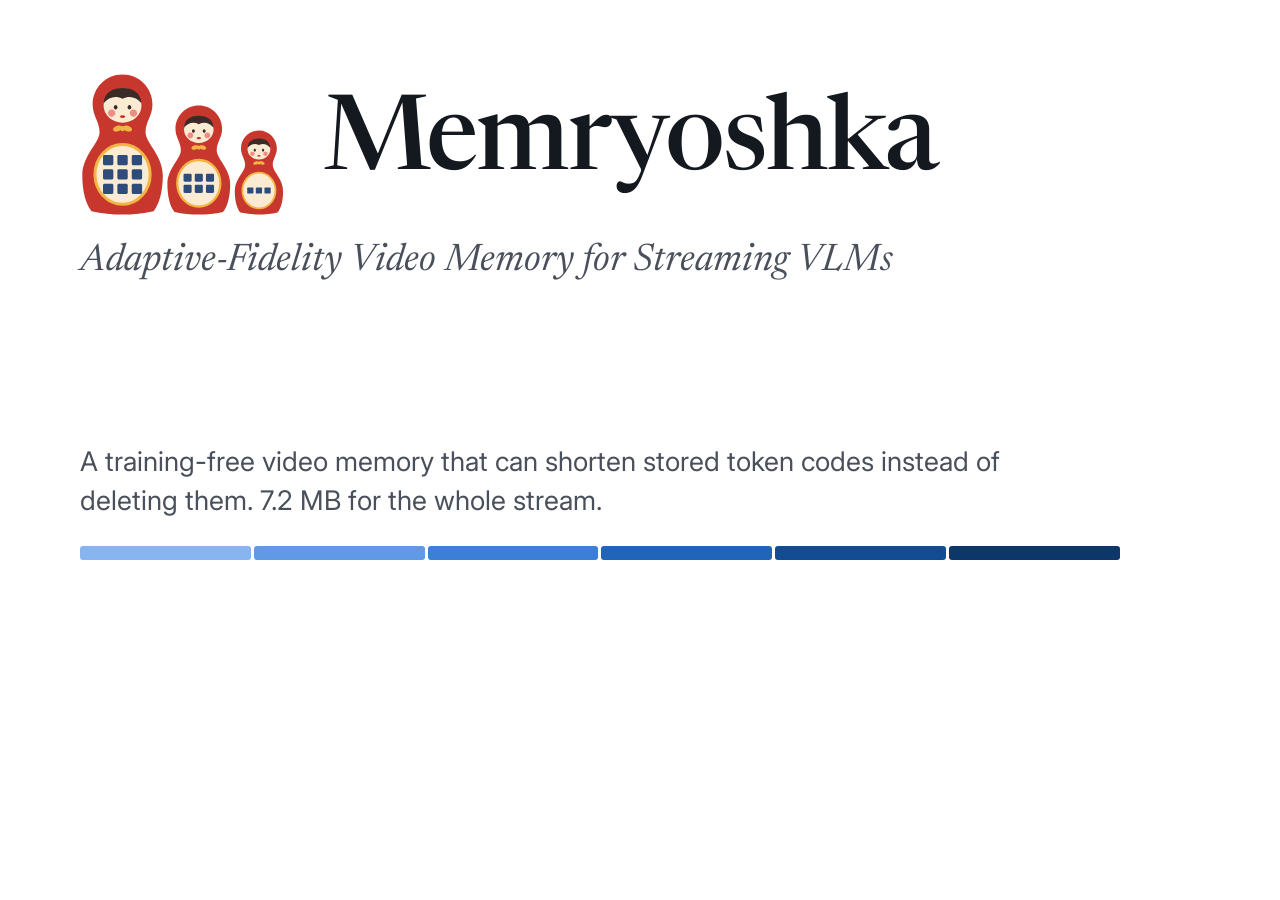
<file: tools/og.html>
<!doctype html>
<html><head><meta charset="utf-8">
<link rel="stylesheet" href="https://fonts.googleapis.com/css2?family=Inter:wght@400;500;600&family=Newsreader:ital,opsz,wght@0,6..72,500;1,6..72,400&display=swap">
<style>
  html, body { margin: 0; width: 1200px; height: 630px; background: #ffffff; font-family: Inter, sans-serif; color: #14181f; }
  .wrap { box-sizing: border-box; height: 630px; padding: 70px 80px; display: flex; flex-direction: column; justify-content: space-between; }
  .top { display: flex; align-items: center; gap: 36px; }
  .top img { height: 150px; }
  h1 { font: 500 104px/1 Newsreader, serif; letter-spacing: -0.02em; margin: 0; }
  .sub { font: italic 400 38px/1.25 Newsreader, serif; color: #4a505b; margin-top: 18px; }
  .line { font-size: 27px; color: #4a505b; line-height: 1.45; max-width: 1000px; }
  .bar { display: flex; gap: 3px; height: 14px; margin-top: 26px; }
  .bar i { flex: 1; border-radius: 3px; }
</style></head>
<body><div class="wrap">
  <div>
    <div class="top"><img src="../assets/img/logo.svg" alt=""><h1>Memryoshka</h1></div>
    <div class="sub">Adaptive-Fidelity Video Memory for Streaming VLMs</div>
  </div>
  <div>
    <div class="line">A training-free video memory that can shorten stored token codes instead of deleting them. 7.2 MB for the whole stream.</div>
    <div class="bar"><i style="background:#88b5f2"></i><i style="background:#609ae7"></i><i style="background:#3b7fd6"></i><i style="background:#1f65b9"></i><i style="background:#124d93"></i><i style="background:#0d376a"></i></div>
  </div>
</div></body></html>
</file>
<file: assets/css/style.css>
/* Memryoshka project page. Plain CSS, no build step.
   Colors are tokens on :root; dark mode redefines them (OS setting, or the theme button). */

:root {
  color-scheme: light;
  --page: #ffffff;
  --card: #ffffff;
  --soft: #f6f6f3;
  --soft-2: #efefeb;
  --ink: #14181f;
  --ink-2: #4a505b;
  --ink-3: #7d838d;
  --line: #e6e6e1;
  --line-2: #d6d6cf;
  --axis: #c3c2b7;
  --grid: #ececE6;
  --link: #1f65b9;
  --brand: #b83228;          /* the dolls' red, used for the logo and small accents only */
  --brand-soft: #fbeceb;
  --ours: #2a78d6;           /* Memryoshka (categorical slot 1) */
  --ours4: #eb6834;          /* Memryoshka + 4 recent frames (categorical slot 2) */
  --base: #8d8b83;           /* bounded visual-memory baselines (neutral) */
  --ref: #4a505b;            /* full-memory reference tick */
  --dropped: rgba(20, 24, 31, 0.62);
  --dropped-key: #3d424a;
  --future: #f3f3ef;
  /* code length 128 -> 4,096 bits (ordinal ramp, validated) */
  --b128: #88b5f2; --b256: #609ae7; --b512: #3b7fd6; --b1024: #1f65b9; --b2048: #124d93; --b4096: #0d376a;
  --shadow: 0 1px 2px rgba(20, 24, 31, 0.05), 0 8px 24px rgba(20, 24, 31, 0.06);
  --radius: 14px;
  --serif: "Newsreader", "Iowan Old Style", "Georgia", serif;
  --sans: "Inter", system-ui, -apple-system, "Segoe UI", Roboto, sans-serif;
  --mono: ui-monospace, "SF Mono", "JetBrains Mono", Menlo, Consolas, monospace;
  --prose: 700px;
  --wide: 1080px;
}

@media (prefers-color-scheme: dark) {
  :root:not([data-theme="light"]) {
    color-scheme: dark;
    --page: #111418; --card: #171b20; --soft: #1b2026; --soft-2: #222830;
    --ink: #e9edf2; --ink-2: #b7bec8; --ink-3: #8a929d; --line: #262c34; --line-2: #333a44;
    --axis: #3b424c; --grid: #232930; --link: #79aef5; --brand: #e0645a; --brand-soft: #2a1a19;
    --ours: #3987e5; --ours4: #d95926; --base: #8b8a84; --ref: #c3c9d2;
    --dropped: rgba(8, 10, 13, 0.70); --dropped-key: #6b7280; --future: #1a1f25;
    --b128: #184c8d; --b256: #2166bb; --b512: #3983e1; --b1024: #67a2f0; --b2048: #93c1fe; --b4096: #c7e0ff;
    --shadow: 0 1px 2px rgba(0, 0, 0, 0.3), 0 8px 24px rgba(0, 0, 0, 0.25);
  }
}
:root[data-theme="dark"] {
  color-scheme: dark;
  --page: #111418; --card: #171b20; --soft: #1b2026; --soft-2: #222830;
  --ink: #e9edf2; --ink-2: #b7bec8; --ink-3: #8a929d; --line: #262c34; --line-2: #333a44;
  --axis: #3b424c; --grid: #232930; --link: #79aef5; --brand: #e0645a; --brand-soft: #2a1a19;
  --ours: #3987e5; --ours4: #d95926; --base: #8b8a84; --ref: #c3c9d2;
  --dropped: rgba(8, 10, 13, 0.70); --dropped-key: #6b7280; --future: #1a1f25;
  --b128: #184c8d; --b256: #2166bb; --b512: #3983e1; --b1024: #67a2f0; --b2048: #93c1fe; --b4096: #c7e0ff;
  --shadow: 0 1px 2px rgba(0, 0, 0, 0.3), 0 8px 24px rgba(0, 0, 0, 0.25);
}

* { box-sizing: border-box; }
html { scroll-behavior: smooth; scroll-padding-top: 76px; -webkit-text-size-adjust: 100%; }
@media (prefers-reduced-motion: reduce) { html { scroll-behavior: auto; } }
body {
  margin: 0; background: var(--page); color: var(--ink);
  font: 400 17.5px/1.68 var(--sans); font-feature-settings: "cv11", "ss01";
  -webkit-font-smoothing: antialiased; text-rendering: optimizeLegibility;
}
img { max-width: 100%; display: block; }
a { color: var(--link); text-decoration: none; }
a:hover { text-decoration: underline; text-underline-offset: 3px; }
p { margin: 0 0 1.05em; }
strong { font-weight: 600; }
button, input, select { font: inherit; color: inherit; }
:focus-visible { outline: 2px solid var(--ours); outline-offset: 2px; border-radius: 4px; }
.sr-only { position: absolute; width: 1px; height: 1px; padding: 0; margin: -1px; overflow: hidden; clip: rect(0 0 0 0); white-space: nowrap; border: 0; }
.num { font-variant-numeric: tabular-nums; }

/* ---------- navigation ---------- */
.nav {
  position: sticky; top: 0; z-index: 50; height: 60px;
  background: color-mix(in srgb, var(--page) 86%, transparent);
  backdrop-filter: saturate(1.4) blur(10px); -webkit-backdrop-filter: saturate(1.4) blur(10px);
  border-bottom: 1px solid var(--line);
}
.nav-inner { max-width: 1180px; margin: 0 auto; height: 100%; padding: 0 20px; display: flex; align-items: center; gap: 20px; }
.wordmark { display: flex; align-items: center; gap: 9px; font: 600 19px/1 var(--serif); color: var(--ink); letter-spacing: 0.01em; }
.wordmark:hover { text-decoration: none; }
.wordmark img { height: 24px; width: auto; }
.nav-links { display: flex; gap: 22px; margin: 0 auto; }
.nav-links a { color: var(--ink-2); font-size: 14.5px; padding: 18px 0 16px; border-bottom: 2px solid transparent; white-space: nowrap; }
.nav-links a:hover { color: var(--ink); text-decoration: none; }
.nav-links a.active { color: var(--ink); font-weight: 600; border-bottom-color: var(--ours); }
.nav-actions { display: flex; align-items: center; gap: 6px; }
.nav-actions a, .icon-btn {
  display: inline-flex; align-items: center; gap: 6px; font-size: 14px; color: var(--ink-2);
  padding: 7px 10px; border-radius: 8px; border: 0; background: none; cursor: pointer;
}
.nav-actions a:hover, .icon-btn:hover { background: var(--soft); color: var(--ink); text-decoration: none; }
.nav-actions .soon { opacity: 0.55; pointer-events: none; }
.progress { position: absolute; left: 0; bottom: -1px; height: 3px; width: 0; background: var(--ours); }
/* narrow screens: the section links move to a second row that scrolls sideways */
@media (max-width: 860px) {
  html { scroll-padding-top: 104px; }
  .nav { height: auto; }
  .nav-inner { flex-wrap: wrap; height: auto; padding: 8px 16px 0; gap: 4px 12px; }
  .nav-actions { margin-left: auto; }
  .nav-links {
    order: 3; width: 100%; margin: 0; gap: 20px; overflow-x: auto; scrollbar-width: none;
    -webkit-mask-image: linear-gradient(90deg, #000 88%, transparent); mask-image: linear-gradient(90deg, #000 88%, transparent);
  }
  .nav-links::-webkit-scrollbar { display: none; }
  .nav-links a { padding: 8px 0 9px; font-size: 14px; }
  .nav-links a:last-child { padding-right: 28px; }
}
@media (max-width: 480px) { .nav-actions .label { display: none; } }

/* side navigation on wide screens */
.toc { display: none; }
@media (min-width: 1420px) {
  .toc {
    display: block; position: fixed; z-index: 40; top: 92px; width: 160px;
    left: max(12px, calc((100vw - var(--wide)) / 2 - 184px));
    max-height: calc(100vh - 120px); overflow-y: auto; font-size: 13px; line-height: 1.35;
    opacity: 0; transform: translateX(-6px); pointer-events: none; transition: opacity 0.2s ease, transform 0.2s ease;
  }
  .toc.shown { opacity: 1; transform: none; pointer-events: auto; }
}
.toc-title { font: 600 11px/1 var(--sans); letter-spacing: 0.12em; text-transform: uppercase; color: var(--ink-3); margin: 0 0 10px 14px; }
.toc-list { border-left: 1px solid var(--line-2); }
.toc a { display: block; margin-left: -1px; padding: 4px 0 4px 13px; border-left: 2px solid transparent; color: var(--ink-3); }
.toc a.top { margin-top: 7px; color: var(--ink-2); font-weight: 500; }
.toc a.top:first-child { margin-top: 0; }
.toc a.sub { padding-left: 24px; font-size: 12.5px; }
.toc a:hover { color: var(--ink); text-decoration: none; }
.toc a.in { color: var(--ink); }
.toc a.active { color: var(--ours); border-left-color: var(--ours); font-weight: 600; }
@media (prefers-reduced-motion: reduce) { .toc { transition: none; } }
.skip { position: absolute; left: 12px; top: -48px; z-index: 100; padding: 8px 12px; border-radius: 8px; background: var(--ink); color: var(--page); }
.skip:focus { top: 10px; text-decoration: none; }

/* ---------- layout ---------- */
main { overflow-x: clip; }
.section { padding: 84px 20px 16px; }
.prose { max-width: var(--prose); margin: 0 auto; }
.wide { max-width: var(--wide); margin-left: auto; margin-right: auto; }
.section h2 {
  font: 500 clamp(30px, 4.2vw, 40px)/1.15 var(--serif); letter-spacing: -0.01em; margin: 0 0 22px; color: var(--ink);
}
.section h3 { font: 600 22px/1.3 var(--serif); margin: 44px 0 12px; }
.kicker { font: 600 12px/1 var(--sans); letter-spacing: 0.14em; text-transform: uppercase; color: var(--ink-3); margin-bottom: 14px; }
.lead { font-size: 19px; color: var(--ink-2); }
.muted { color: var(--ink-3); }
hr.rule { border: 0; border-top: 1px solid var(--line); max-width: var(--prose); margin: 64px auto 0; }

/* ---------- hero ---------- */
.hero { padding: 52px 20px 4px; text-align: center; }
.hero-brand { display: flex; align-items: center; justify-content: center; gap: 22px; margin-bottom: 10px; }
.hero-brand img { height: clamp(64px, 11vw, 112px); width: auto; }
.hero h1 { font: 500 clamp(46px, 9vw, 88px)/1 var(--serif); letter-spacing: -0.02em; margin: 0; }
.hero .subtitle { font: italic 400 clamp(21px, 3vw, 29px)/1.3 var(--serif); color: var(--ink-2); margin: 18px auto 0; max-width: 820px; }
.summary { padding: 30px 20px 0; text-align: center; }
.lede { max-width: 690px; margin: 0 auto; font-size: 18.5px; color: var(--ink-2); }
.buttons { display: flex; flex-wrap: wrap; justify-content: center; gap: 10px; margin: 26px 0 0; }
.btn {
  display: inline-flex; align-items: center; gap: 8px; padding: 10px 17px; border-radius: 10px;
  border: 1px solid var(--line-2); background: var(--card); color: var(--ink); font-size: 15px; font-weight: 500;
}
.btn:hover { text-decoration: none; border-color: var(--ink-3); }
.btn.primary { background: var(--ink); border-color: var(--ink); color: var(--page); }
.btn.primary:hover { opacity: 0.9; }
.btn.soon { color: var(--ink-3); cursor: default; }
.btn.soon:hover { border-color: var(--line-2); }
.btn .tag { font-size: 11px; font-weight: 600; letter-spacing: 0.06em; text-transform: uppercase; color: var(--ink-3); }
.btn svg { width: 17px; height: 17px; }
.authors { margin: 26px auto 0; max-width: 860px; font: 400 19px/1.7 var(--serif); text-wrap: balance; }
.authors .a { display: inline-block; margin: 0 11px; white-space: nowrap; color: var(--ink); }
.authors sup { font: 500 11px var(--sans); color: var(--ink-3); margin-left: 2px; }
.affils { margin: 10px auto 0; max-width: 1000px; color: var(--ink-3); font-size: 15px; text-wrap: balance; }
.affils span { display: inline-block; margin: 0 10px; }
.author-note { margin-top: 6px; color: var(--ink-3); font-size: 13.5px; }
/* institution logos: on white in both themes, since some logo files have a white background */
.logos { display: flex; flex-wrap: wrap; align-items: center; justify-content: center; gap: 12px 30px; width: fit-content; max-width: 100%; margin: 20px auto 0; padding: 10px 22px; border-radius: 12px; background: #ffffff; }
.logos img { width: auto; max-width: 100%; }
.draft-note {
  display: inline-block; margin-top: 18px; padding: 6px 12px; border-radius: 8px; font-size: 13px;
  background: var(--brand-soft); color: var(--brand); border: 1px solid color-mix(in srgb, var(--brand) 30%, transparent);
}
.stats {
  display: grid; grid-template-columns: repeat(3, 1fr); max-width: 980px; margin: 40px auto 0;
  border-top: 1px solid var(--line); border-bottom: 1px solid var(--line);
}
.stat { padding: 24px 18px 22px; }
.stat + .stat { border-left: 1px solid var(--line); }
.stat .label { font: 600 11.5px/1.2 var(--sans); letter-spacing: 0.12em; text-transform: uppercase; color: var(--ink-3); }
.stat .value { font: 600 40px/1.15 var(--sans); letter-spacing: -0.02em; margin: 8px 0 6px; color: var(--ink); }
.stat .desc { font-size: 14.5px; line-height: 1.5; color: var(--ink-2); max-width: 280px; margin: 0 auto; }
@media (max-width: 720px) {
  .stats { grid-template-columns: 1fr; }
  .stat + .stat { border-left: 0; border-top: 1px solid var(--line); }
}

/* ---------- figures ---------- */
.fig { margin: 44px auto 8px; padding: 0 20px; }
.fig-head { display: flex; justify-content: space-between; align-items: baseline; gap: 16px; margin-bottom: 12px; flex-wrap: wrap; }
.fig-label { font: 600 12px/1.2 var(--sans); letter-spacing: 0.13em; text-transform: uppercase; color: var(--ours); }
.fig-label .n { color: var(--ink-3); margin-right: 4px; }
.fig-source { font-size: 12.5px; color: var(--ink-3); }
.card { background: var(--card); border: 1px solid var(--line); border-radius: var(--radius); box-shadow: var(--shadow); padding: 22px; }
/* a figure's one-line explanation goes above it, never below */
.fig-lead { max-width: 820px; margin: -2px 0 14px; font-size: 15.5px; line-height: 1.55; color: var(--ink-2); }
.fig-lead strong, .panel-lead strong, .findings strong, .vs strong, .lead strong, .lede strong { color: var(--ink); }
.findings { margin: -2px 0 16px; padding-left: 20px; font-size: 15.5px; line-height: 1.55; color: var(--ink-2); }
.findings li { margin-bottom: 4px; }
.findings li b { color: var(--ink); font-weight: 600; }
.panel-lead { font-size: 14.5px; line-height: 1.55; color: var(--ink-2); margin: 0 0 12px; }
.table-note { font-size: 13px; color: var(--ink-3); margin: 0 0 4px; }
.table-note b { color: var(--ink-2); font-weight: 600; }
.paper-fig { background: #ffffff; border-radius: 10px; padding: 10px; }
.paper-fig img { width: 100%; height: auto; }
.two-up { display: grid; grid-template-columns: 1fr 1fr; gap: 22px; }
@media (max-width: 820px) { .two-up { grid-template-columns: 1fr; } }
.two-up h4 { font: 600 15px/1.4 var(--sans); margin: 0 0 8px; }
.two-up p { font-size: 14.5px; color: var(--ink-2); margin: 10px 0 0; line-height: 1.55; }

/* ---------- controls (shared by the figures) ---------- */
.controls { display: flex; align-items: center; gap: 10px; flex-wrap: wrap; }
.ctl-btn {
  display: inline-flex; align-items: center; justify-content: center; gap: 6px; min-width: 36px; height: 34px; padding: 0 11px;
  border: 1px solid var(--line-2); border-radius: 8px; background: var(--card); cursor: pointer; font-size: 14px; color: var(--ink);
}
.ctl-btn:hover { border-color: var(--ink-3); }
.ctl-btn svg { width: 15px; height: 15px; }
.range { flex: 1; min-width: 140px; accent-color: var(--ours); height: 24px; }
.time { font: 500 13.5px var(--sans); font-variant-numeric: tabular-nums; color: var(--ink-2); min-width: 104px; text-align: right; }
select.ctl-btn { padding-right: 8px; }
.seg { display: inline-flex; border: 1px solid var(--line-2); border-radius: 9px; padding: 2px; background: var(--soft); }
.seg button { border: 0; background: none; padding: 5px 12px; border-radius: 7px; cursor: pointer; font-size: 14px; color: var(--ink-2); }
.seg button[aria-pressed="true"] { background: var(--card); color: var(--ink); box-shadow: 0 1px 2px rgba(0, 0, 0, 0.12); font-weight: 500; }
.toggle-link { border: 0; background: none; color: var(--link); cursor: pointer; font-size: 14px; padding: 4px 2px; }
.legend { display: flex; flex-wrap: wrap; gap: 6px 18px; align-items: center; font-size: 13.5px; color: var(--ink-2); }
.legend .key { display: inline-flex; align-items: center; gap: 7px; }
.sw { display: inline-block; width: 12px; height: 12px; border-radius: 3px; }
.dot { display: inline-block; width: 10px; height: 10px; border-radius: 50%; }
.tick-key { display: inline-block; width: 2px; height: 14px; background: var(--ref); border-radius: 1px; }
.line-key { display: inline-block; width: 16px; height: 2px; border-radius: 1px; }
.ramp-legend { display: inline-flex; align-items: center; gap: 8px; font-size: 13px; color: var(--ink-2); flex-wrap: wrap; }
.ramp-legend .cells { display: inline-flex; gap: 2px; }
.ramp-legend .cells span { width: 26px; height: 10px; border-radius: 2px; }
.ramp-legend .ticks { display: inline-flex; gap: 2px; font-size: 11px; color: var(--ink-3); }
.ramp-legend .ticks span { width: 26px; text-align: center; }

/* tooltip */
.tip {
  position: fixed; z-index: 80; pointer-events: none; background: var(--card); color: var(--ink);
  border: 1px solid var(--line-2); border-radius: 10px; box-shadow: var(--shadow); padding: 10px 12px; font-size: 13px; line-height: 1.45;
  max-width: 360px; opacity: 0; transition: opacity 0.08s;
}
.tip.show { opacity: 1; }
.tip .t-title { font-weight: 600; margin-bottom: 4px; }
.tip .t-row { display: flex; align-items: center; gap: 8px; justify-content: space-between; }
.tip .t-row .k { color: var(--ink-3); display: inline-flex; align-items: center; gap: 6px; }
.tip .t-row .v { font-weight: 600; font-variant-numeric: tabular-nums; text-align: right; }
.tip .t-row .k { flex: none; }
.tip canvas { display: block; border-radius: 6px; margin-bottom: 6px; }

/* ---------- figure 01: the stream ---------- */
.stream-top { display: flex; justify-content: space-between; align-items: flex-start; gap: 18px; flex-wrap: wrap; margin-bottom: 16px; }
.stream-intro { max-width: 600px; font-size: 15px; color: var(--ink-2); line-height: 1.55; margin: 0; }
.strip { display: grid; grid-template-columns: repeat(12, 1fr); gap: 6px; margin: 4px 0 14px; }
.strip .slot { position: relative; aspect-ratio: 16 / 9; border-radius: 6px; background: var(--future); overflow: hidden; }
.strip .slot canvas { width: 100%; height: 100%; display: block; }
.strip .slot .ts { position: absolute; left: 4px; bottom: 3px; font: 600 10px var(--sans); color: #fff; text-shadow: 0 1px 2px rgba(0, 0, 0, 0.8); }
.strip .slot.gone canvas { filter: grayscale(1) brightness(0.55); }
.strip .slot.future::after { content: ""; position: absolute; inset: 0; border: 1px solid var(--line); border-radius: 6px; }
@media (max-width: 640px) { .strip { grid-template-columns: repeat(6, 1fr); } .strip .slot:nth-child(odd) { display: none; } }
.lanes { display: grid; grid-template-columns: 176px 1fr; gap: 6px 14px; align-items: stretch; }
.lane-label { font-size: 13.5px; line-height: 1.35; color: var(--ink-2); padding-top: 4px; }
.lane-label b { display: block; color: var(--ink); font-weight: 600; font-size: 14px; }
.lane-label .stat-line { display: block; font-variant-numeric: tabular-nums; margin-top: 3px; }
.lane { position: relative; }
.lane canvas { width: 100%; display: block; }
.lane.main canvas { height: 150px; }
.lane.small canvas { height: 64px; }
.axis-row { grid-column: 2; position: relative; height: 16px; font-size: 12px; color: var(--ink-3); font-variant-numeric: tabular-nums; margin-top: -2px; }
.axis-row .tick { position: absolute; top: 0; transform: translateX(-50%); white-space: nowrap; }
.axis-row .tick:first-child { transform: none; }
.seg-row { grid-column: 2; position: relative; height: 22px; font-size: 12.5px; color: var(--ink-2); }
.seg-row span { position: absolute; top: 2px; text-align: center; white-space: nowrap; overflow: hidden; text-overflow: ellipsis; border-left: 1px solid var(--line-2); padding: 0 4px; }
.seg-row span:first-child { border-left: 0; }
@media (max-width: 720px) {
  .lanes { grid-template-columns: 1fr; }
  .axis-row, .seg-row { grid-column: 1; }
  .seg-row { font-size: 10.5px; }
  .lane-label { padding-top: 10px; }
}
.stream-stats { display: grid; grid-template-columns: repeat(4, 1fr); gap: 0; margin-top: 18px; border-top: 1px solid var(--line); }
.stream-stats > div { padding: 12px 14px 0 0; }
.stream-stats .k { font-size: 12px; color: var(--ink-3); letter-spacing: 0.02em; }
.stream-stats .v { font: 600 21px/1.3 var(--sans); }
.stream-stats .s { font-size: 12.5px; color: var(--ink-3); font-variant-numeric: tabular-nums; }
.meter { height: 6px; background: var(--soft-2); border-radius: 3px; margin-top: 6px; overflow: hidden; }
.meter i { display: block; height: 100%; background: var(--ours); border-radius: 3px; }
.segbar { display: flex; gap: 2px; height: 8px; margin-top: 7px; }
.segbar i { display: block; height: 100%; border-radius: 4px; }
@media (max-width: 720px) { .stream-stats { grid-template-columns: 1fr 1fr; } }
.stream-foot { display: flex; justify-content: space-between; gap: 16px; flex-wrap: wrap; align-items: center; margin-top: 16px; }

/* ---------- figure: nested code ---------- */
.code-wrap { display: grid; grid-template-columns: 1fr; gap: 18px; }
.code-grid { position: relative; }
.code-grid canvas { width: 100%; height: 132px; display: block; }
.code-axes { display: flex; justify-content: space-between; font-size: 12px; color: var(--ink-3); margin-top: 6px; }
.code-row { display: grid; grid-template-columns: 1.1fr 1fr; gap: 26px; align-items: center; }
@media (max-width: 820px) { .code-row { grid-template-columns: 1fr; } }
.readout { display: grid; grid-template-columns: 1fr 1fr; gap: 14px 18px; }
.readout .k { font-size: 12.5px; color: var(--ink-3); }
.readout .v { font: 600 26px/1.2 var(--sans); }
.readout .s { font-size: 13px; color: var(--ink-2); }
.len-picker { display: flex; flex-wrap: wrap; gap: 6px; margin: 4px 0 2px; }
.len-picker button { border: 1px solid var(--line-2); background: var(--card); border-radius: 8px; padding: 5px 10px; font-size: 13.5px; cursor: pointer; font-variant-numeric: tabular-nums; color: var(--ink-2); }
.len-picker button[aria-pressed="true"] { border-color: var(--ours); color: var(--ink); box-shadow: inset 0 0 0 1px var(--ours); font-weight: 600; }
.len-picker button.below { color: var(--ink-3); }
svg.chart text { font-family: var(--sans); }

/* ---------- figure: one price per bit ---------- */
.price-wrap { display: grid; grid-template-columns: 1.35fr 1fr; gap: 24px; align-items: start; }
@media (max-width: 900px) { .price-wrap { grid-template-columns: 1fr; } }
.frame-view { position: relative; border-radius: 10px; overflow: hidden; background: #000; aspect-ratio: 16 / 9; }
.frame-view img, .frame-view canvas { position: absolute; inset: 0; width: 100%; height: 100%; }
.frame-view .badge {
  position: absolute; left: 10px; top: 10px; padding: 4px 9px; border-radius: 7px; font-size: 12.5px; font-weight: 600;
  background: rgba(10, 12, 15, 0.72); color: #fff;
}
.frame-view .gone-msg {
  position: absolute; inset: 0; display: none; align-items: center; justify-content: center; text-align: center; padding: 20px;
  color: #fff; font-size: 15px; background: rgba(10, 12, 15, 0.55);
}
.frame-view.dropped .gone-msg { display: flex; }
.frame-tabs { display: flex; gap: 8px; margin-top: 10px; }
.frame-tabs button { padding: 0; border: 2px solid transparent; border-radius: 8px; overflow: hidden; cursor: pointer; background: none; flex: 1 1 0; max-width: 96px; min-width: 0; }
.frame-tabs button[aria-pressed="true"] { border-color: var(--ours); }
.frame-tabs img { width: 100%; aspect-ratio: 16 / 9; object-fit: cover; }
.price-side h4 { font: 600 15px var(--sans); margin: 0 0 6px; }
.price-side .big { font: 600 26px/1.25 var(--sans); }
.marks { display: flex; flex-wrap: wrap; gap: 6px; margin: 10px 0 4px; }
.marks button { border: 1px solid var(--line-2); background: var(--card); border-radius: 999px; padding: 4px 11px; font-size: 13px; cursor: pointer; color: var(--ink-2); }
.marks button[aria-pressed="true"] { border-color: var(--ours); color: var(--ink); font-weight: 600; }
.rule-box { background: var(--soft); border-radius: 10px; padding: 12px 14px; font-size: 14px; line-height: 1.55; color: var(--ink-2); margin-top: 14px; }
.rule-box b { color: var(--ink); font-weight: 600; }
.mini-hist { display: grid; grid-template-columns: auto 1fr auto; gap: 4px 10px; align-items: center; font-size: 13px; margin-top: 12px; font-variant-numeric: tabular-nums; }
.mini-hist .bar { height: 10px; border-radius: 0 4px 4px 0; min-width: 0; }
.mini-hist .lbl { color: var(--ink-2); }
.mini-hist .cnt { color: var(--ink-3); text-align: right; }

/* ---------- results ---------- */
.chart-head { display: flex; justify-content: space-between; align-items: center; flex-wrap: wrap; gap: 12px; margin-bottom: 12px; }
.dotplot svg, .smalls svg { width: 100%; height: auto; display: block; overflow: visible; }
.table-wrap { overflow-x: auto; margin-top: 14px; }
table.data { border-collapse: collapse; width: 100%; font-size: 14px; font-variant-numeric: tabular-nums; }
table.data th, table.data td { padding: 7px 10px; border-bottom: 1px solid var(--line); text-align: right; white-space: nowrap; }
table.data th:first-child, table.data td:first-child { text-align: left; white-space: normal; }
table.data thead th { font-weight: 600; color: var(--ink-2); font-size: 13px; border-bottom: 1px solid var(--line-2); }
table.data tr.ours td { background: color-mix(in srgb, var(--ours) 9%, transparent); }
table.data tr.ours td:first-child { font-weight: 600; }
table.data tr.ref td { color: var(--ink-3); }
table.data td .sub { display: block; font-size: 12.5px; color: var(--ink-3); margin-top: 1px; }
.table-wrap.flush { margin-top: 0; }
table.data tr.group td { font-size: 12.5px; color: var(--ink-3); font-weight: 600; letter-spacing: 0.03em; padding-top: 14px; }
table.data td { color: var(--ink-2); }
table.data td:first-child { color: var(--ink); }
table.data td.best { font-weight: 700; color: var(--ink); }
details.more { margin-top: 18px; }
details.more summary { cursor: pointer; color: var(--link); font-size: 15px; }
.smalls { display: grid; grid-template-columns: repeat(3, 1fr); gap: 18px; }
@media (max-width: 760px) { .smalls { grid-template-columns: 1fr; } }
.smalls h5 { margin: 0 0 4px; font: 600 14px var(--sans); }

/* ---------- lists, citation, footer ---------- */
.cards3 { display: grid; grid-template-columns: repeat(3, 1fr); gap: 16px; margin: 26px 0 8px; }
@media (max-width: 760px) { .cards3 { grid-template-columns: 1fr; } }
.cards3 .c { border-top: 1px solid var(--line-2); padding-top: 14px; }
.cards3 .c .n { font: italic 500 22px var(--serif); color: var(--ours); }
.cards3 .c h4 { font: 600 17px/1.3 var(--serif); margin: 2px 0 6px; }
.cards3 .c p { font-size: 15px; color: var(--ink-2); line-height: 1.55; margin: 0; }
.cards3 .c.hl { border-top: 2px solid var(--ours); padding-top: 13px; }
.cards3 .c.hl h4 { color: var(--ours); }
.quote { font: italic 400 20px/1.55 var(--serif); color: var(--ink-2); border-left: 2px solid var(--line-2); padding: 2px 0 2px 18px; margin: 0 0 28px; }
.quote cite { display: block; font: normal 400 13.5px var(--sans); color: var(--ink-3); margin-top: 6px; }
.takeaways { padding-left: 22px; }
.takeaways li { margin-bottom: 14px; padding-left: 4px; }
.takeaways li::marker { color: var(--ours); font-weight: 600; }
.takeaways li b { font-weight: 600; color: var(--ink); }
.step { display: grid; grid-template-columns: 34px 1fr; gap: 6px; margin-top: 46px; }
.step .no { font: italic 500 26px/1.2 var(--serif); color: var(--ours); }
.step h3 { margin: 0 0 10px; }
pre.bib {
  background: var(--soft); border: 1px solid var(--line); border-radius: 10px; padding: 16px 18px; overflow-x: auto;
  font: 13.5px/1.6 var(--mono); color: var(--ink); margin: 0;
}
.bib-wrap { position: relative; }
.bib-wrap .copy { position: absolute; top: 10px; right: 10px; }
.cmp-table td:nth-child(2), .cmp-table td:nth-child(3), .cmp-table td:nth-child(4) { text-align: right; }
footer { border-top: 1px solid var(--line); margin-top: 90px; padding: 30px 20px 50px; color: var(--ink-3); font-size: 14px; }
footer .inner { max-width: var(--wide); margin: 0 auto; display: flex; justify-content: space-between; gap: 20px; flex-wrap: wrap; }
@media (max-width: 560px) {
  body { font-size: 16.5px; }
  .section { padding: 64px 16px 8px; }
  .fig { padding: 0 12px; }
  .card { padding: 14px; }
  .hero { padding: 54px 16px 20px; }
}
@media print { .nav, .controls, .tip { display: none !important; } .card { box-shadow: none; } }

/* ---------- savings, higher-with-less, beyond cards ---------- */
.beyond-cards h4 { margin-bottom: 4px; }
.beyond-cards .big { font: 600 30px/1.2 var(--sans); margin-top: 6px; color: var(--ink); }
.two-up p.vs { font-size: 14.5px; color: var(--ink-2); margin: 6px 0 14px; }

/* ---------- videos ---------- */
.fig.video-intro { max-width: 1000px; margin-top: 36px; }
.video-card { position: relative; aspect-ratio: 16 / 9; border-radius: var(--radius); overflow: hidden; background: #0d0f12; border: 1px solid var(--line); box-shadow: var(--shadow); }
.video-card video { position: absolute; inset: 0; width: 100%; height: 100%; display: block; object-fit: contain; background: #0d0f12; }
.video-card .play {
  position: absolute; inset: 0; display: flex; align-items: center; justify-content: center; width: 100%; padding: 0; border: 0; border-radius: 0;
  cursor: pointer; color: #ffffff; background: transparent; transition: background 0.15s ease;
}
.video-card .play:hover { background: rgba(10, 12, 15, 0.04); }
.video-card .play:focus-visible { outline: 3px solid var(--ours); outline-offset: -3px; }
.video-card .play .disc {
  display: flex; align-items: center; justify-content: center; width: 76px; height: 76px; border-radius: 50%;
  background: rgba(20, 24, 31, 0.88); box-shadow: 0 6px 24px rgba(10, 12, 15, 0.22); transition: transform 0.15s ease;
}
.video-card .play:hover .disc, .video-card .play:focus-visible .disc { transform: scale(1.06); }
.video-card .play svg { width: 28px; height: 28px; margin-left: 4px; fill: #ffffff; }
.video-card .play .label { position: absolute; left: 16px; bottom: 16px; display: flex; align-items: baseline; gap: 10px; padding: 7px 13px; border-radius: 9px; background: rgba(20, 24, 31, 0.84); font: 600 15.5px/1.3 var(--sans); }
.video-card .play .dur { font-weight: 500; font-size: 14px; opacity: 0.78; font-variant-numeric: tabular-nums; }
.video-card.playing .play { display: none; }
@media (prefers-reduced-motion: reduce) { .video-card .play, .video-card .play .disc { transition: none; } }
@media (max-width: 560px) {
  .video-card .play .disc { width: 48px; height: 48px; }
  .video-card .play svg { width: 18px; height: 18px; margin-left: 3px; }
  .video-card .play .label { left: 10px; bottom: 10px; padding: 5px 10px; font-size: 13.5px; }
  .video-card .play .dur { font-size: 12.5px; }
}
</file>
